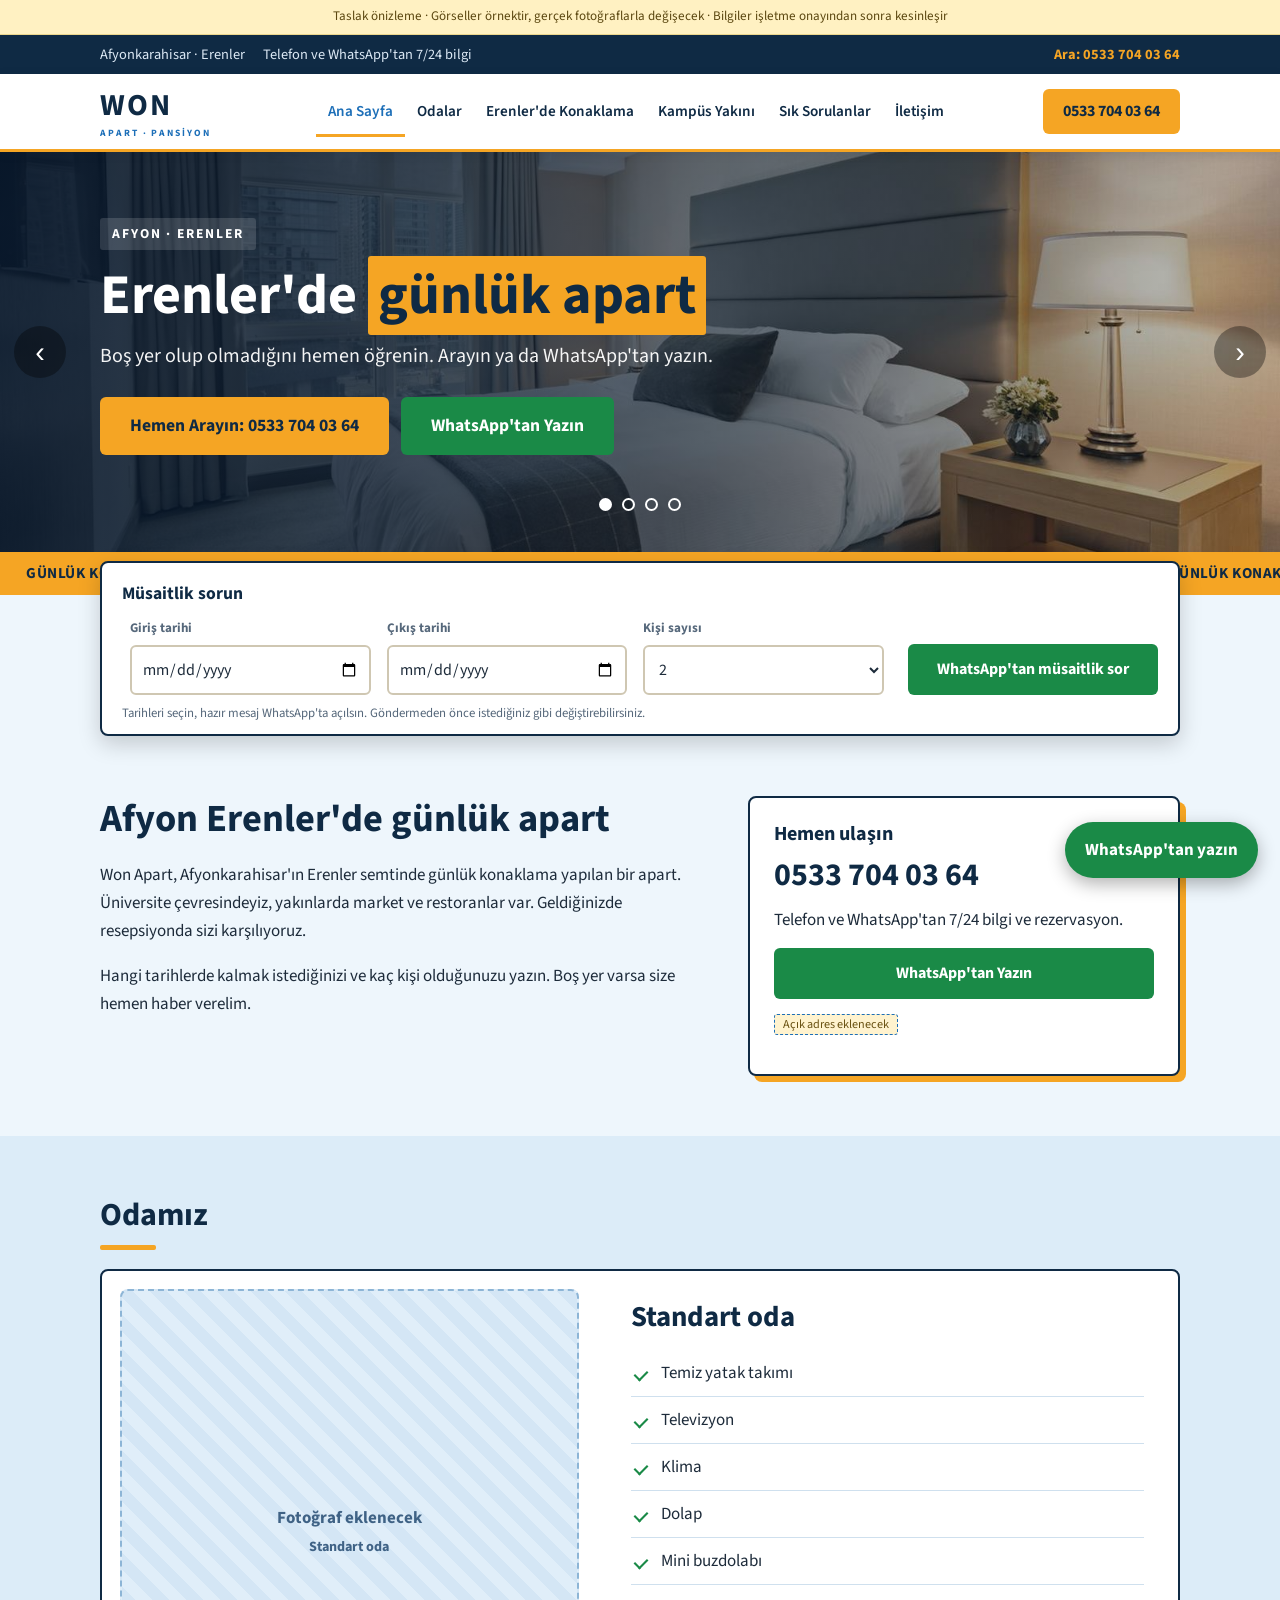
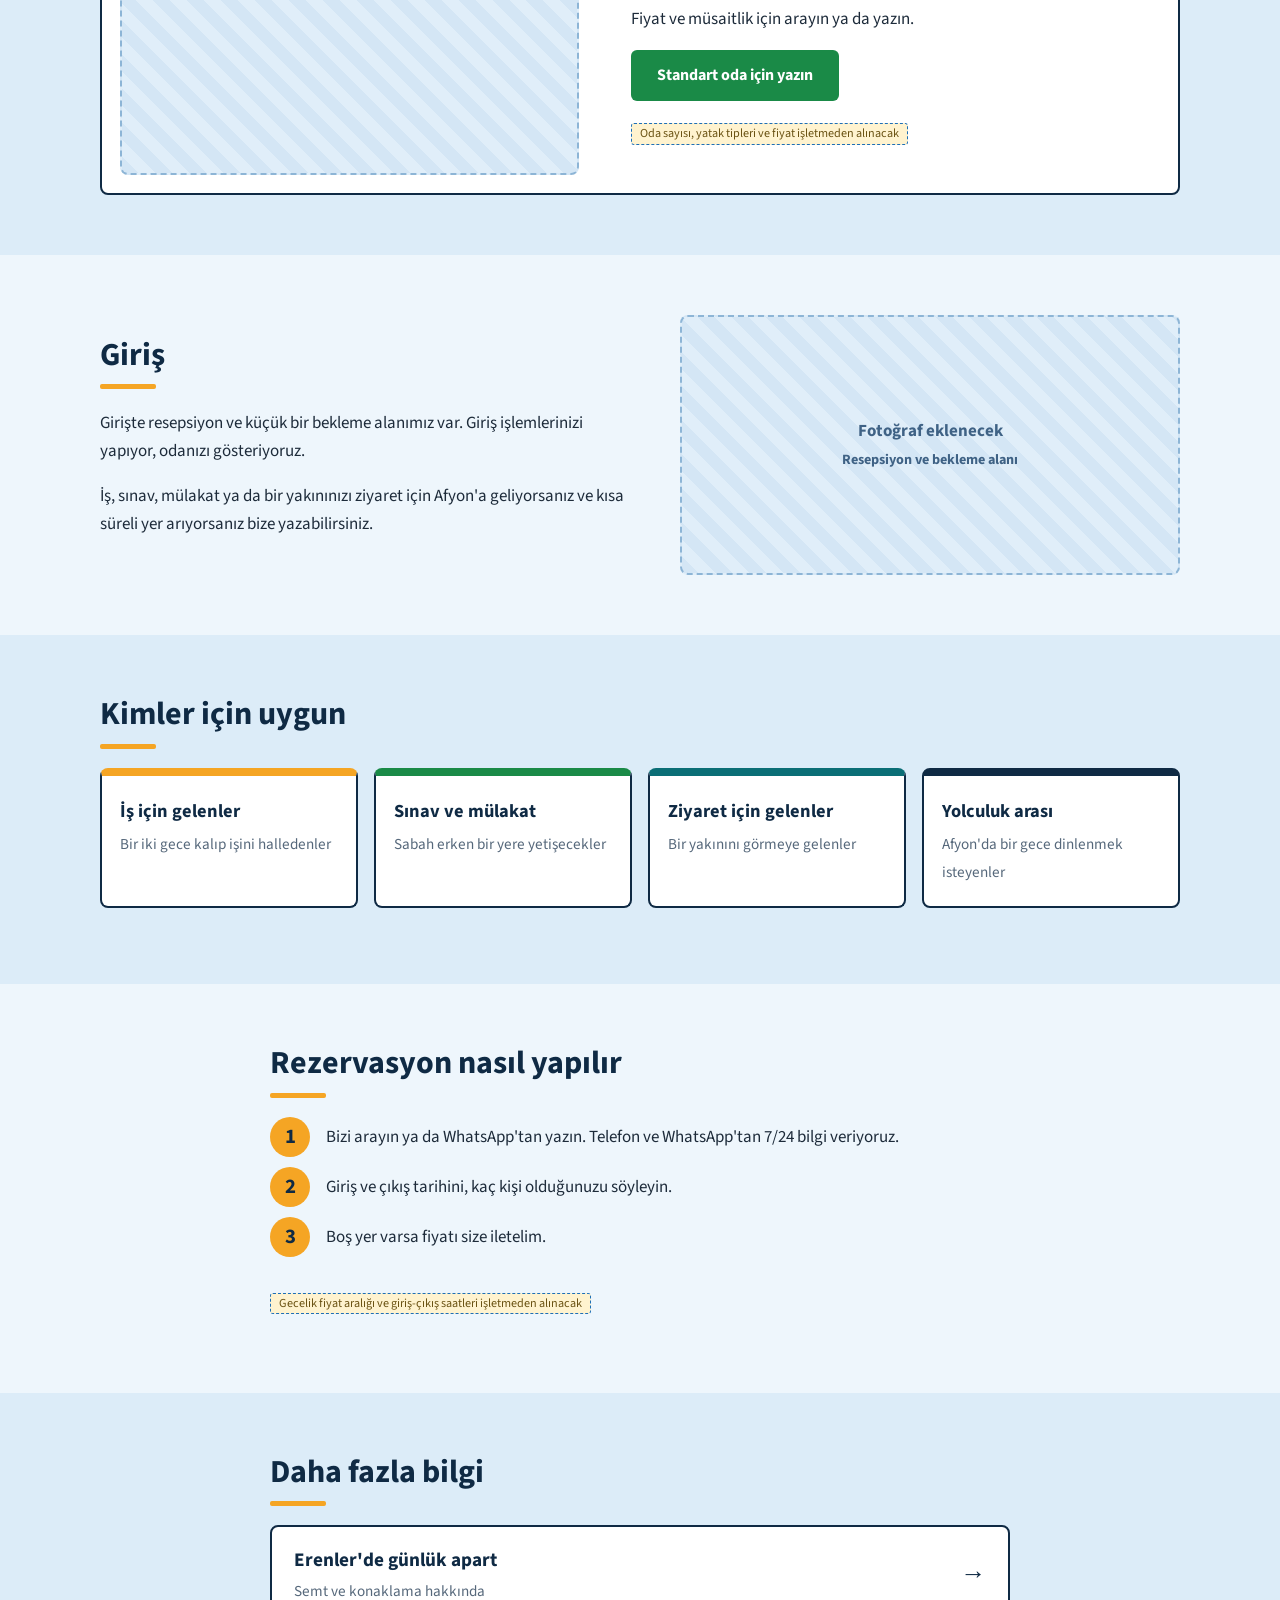
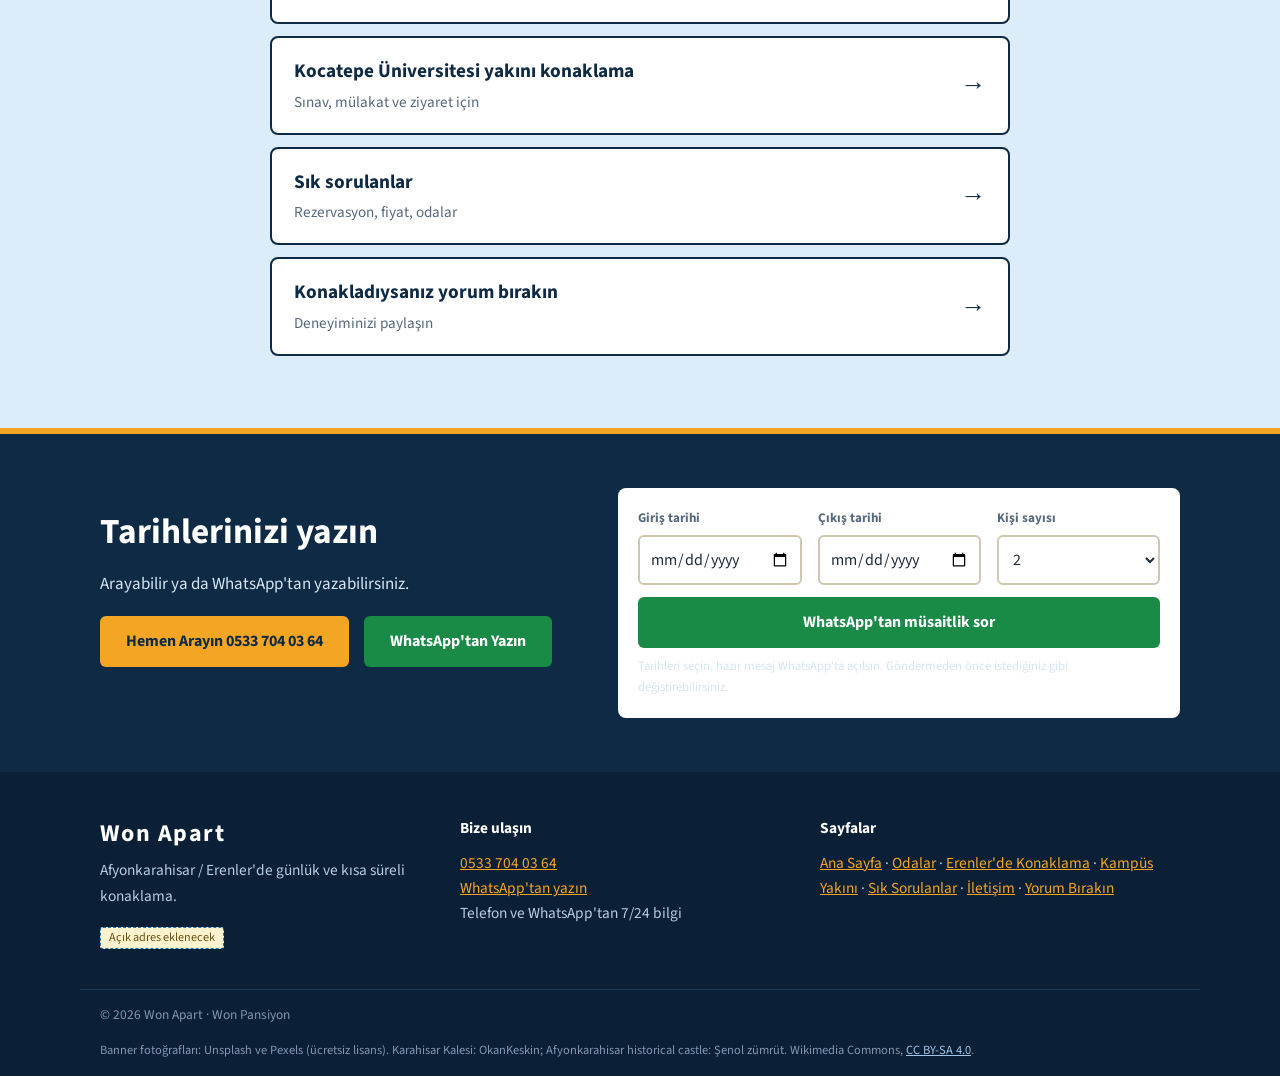
<file: index.html>
<!doctype html>
<html lang="tr">
<head>
<meta charset="utf-8">
<meta name="viewport" content="width=device-width, initial-scale=1">
<title>Won Apart | Afyon Erenler Günlük Apart ve Pansiyon</title>
<meta name="description" content="Afyonkarahisar Erenler'de günlük apart. Standart odalar, telefon ve WhatsApp'tan 7/24 bilgi. Won Apart'a yazın, müsaitliği söyleyelim.">
<meta name="robots" content="noindex, nofollow">
<meta property="og:type" content="website">
<meta property="og:locale" content="tr_TR">
<meta property="og:site_name" content="Won Apart">
<meta property="og:title" content="Won Apart | Afyon Erenler Günlük Apart ve Pansiyon">
<meta property="og:description" content="Afyonkarahisar Erenler'de günlük apart. Standart odalar, telefon ve WhatsApp'tan 7/24 bilgi. Won Apart'a yazın, müsaitliği söyleyelim.">
<meta property="og:url" content="https://afyongunlukapart.com.tr/">
<meta name="theme-color" content="#1c1712">
<link rel="stylesheet" href="css/fonts.css">
<link rel="stylesheet" href="css/style.css">
<script type="application/ld+json">{"@context": "https://schema.org", "@type": "LodgingBusiness", "@id": "https://afyongunlukapart.com.tr/#isletme", "name": "Won Apart", "alternateName": "Won Pansiyon", "url": "https://afyongunlukapart.com.tr/", "telephone": "+905337040364", "description": "Afyonkarahisar Erenler'de günlük ve kısa süreli konaklama sunan Won Apart; temiz standart odalar, telefon ve WhatsApp ile 7/24 bilgi.", "address": {"@type": "PostalAddress", "addressLocality": "Afyonkarahisar", "addressRegion": "Afyonkarahisar", "addressCountry": "TR"}, "areaServed": "Afyonkarahisar Erenler", "amenityFeature": [{"@type": "LocationFeatureSpecification", "name": "Klima", "value": true}, {"@type": "LocationFeatureSpecification", "name": "Televizyon", "value": true}, {"@type": "LocationFeatureSpecification", "name": "Mini buzdolabı", "value": true}], "contactPoint": {"@type": "ContactPoint", "telephone": "+905337040364", "contactType": "reservations", "availableLanguage": "Turkish"}}</script>
</head>
<body>
<div class="ribbon">Taslak önizleme · Görseller örnektir, gerçek fotoğraflarla değişecek · Bilgiler işletme onayından sonra kesinleşir</div>
<div class="infobar"><div class="container infobar-in"><div><span>Afyonkarahisar · Erenler</span><span>Telefon ve WhatsApp'tan 7/24 bilgi</span></div><a href="tel:+905337040364" data-olay="ara">Ara: 0533 704 03 64</a></div></div>
<header class="top">
  <div class="container top-in">
    <a class="brand" href="index.html" aria-label="Won Apart ana sayfa"><span class="wm">WON</span><span class="wm-sub">APART · PANSİYON</span></a>
    <button class="menu-btn" type="button" aria-expanded="false" aria-controls="nav">Menü</button>
    <nav id="nav" class="nav" aria-label="Ana menü"><a href="index.html" class="on" aria-current="page">Ana Sayfa</a><a href="odalar.html">Odalar</a><a href="erenler-gunluk-apart.html">Erenler'de Konaklama</a><a href="kocatepe-universitesi-yakini-konaklama.html">Kampüs Yakını</a><a href="sss.html">Sık Sorulanlar</a><a href="iletisim.html">İletişim</a></nav>
    <a class="btn btn-gold top-call" href="tel:+905337040364" data-olay="ara">0533 704 03 64</a>
  </div>
</header>
<main>
<section class="banner" aria-roledescription="carousel" aria-label="Duyurular">
  <div class="slide s1 on"><div class="container">
    <span class="sl-tag">Afyon · Erenler</span>
    <div class="sl-t">Erenler'de <span class="mk">günlük apart</span></div>
    <p class="sl-p">Boş yer olup olmadığını hemen öğrenin. Arayın ya da WhatsApp'tan yazın.</p>
    <div class="sl-btns"><a class="btn btn-gold" href="tel:+905337040364" data-olay="ara">Hemen Arayın: 0533 704 03 64</a><a class="btn btn-wa" href="https://wa.me/905337040364?text=Merhaba%2C%20Won%20Apart%20i%C3%A7in%20m%C3%BCsaitlik%20bilgisi%20almak%20istiyorum." data-olay="whatsapp">WhatsApp'tan Yazın</a></div>
  </div></div>
  <div class="slide s2"><div class="container">
    <span class="sl-tag">Bir iki gece için</span>
    <div class="sl-t">Sınav, mülakat, <span class="mk">ziyaret</span> için yer mi arıyorsunuz?</div>
    <p class="sl-p">Kısa süreli konaklama için tarihinizi yazın, boş yeri söyleyelim.</p>
    <div class="sl-btns"><a class="btn btn-gold" href="https://wa.me/905337040364?text=Merhaba%2C%20Won%20Apart%20i%C3%A7in%20m%C3%BCsaitlik%20bilgisi%20almak%20istiyorum." data-olay="whatsapp">WhatsApp'tan Sorun</a></div>
  </div></div>
  <div class="slide s3"><div class="container">
    <span class="sl-tag">Kampüs çevresi</span>
    <div class="sl-t">Kocatepe Üniversitesi <span class="mk">çevresinde</span> konaklama</div>
    <p class="sl-p">Erenler'de günlük kalabileceğiniz odalarımız var.</p>
    <div class="sl-btns"><a class="btn btn-white" href="kocatepe-universitesi-yakini-konaklama.html">Ayrıntılar</a><a class="btn btn-gold" href="tel:+905337040364" data-olay="ara">Ara: 0533 704 03 64</a></div>
  </div></div>
  <div class="slide s4"><div class="container">
    <span class="sl-tag">7/24 ulaşın</span>
    <div class="sl-t">Gece de gündüz de <span class="mk">bilgi alın</span></div>
    <p class="sl-p">Telefon ve WhatsApp'tan her saat müsaitlik ve rezervasyon bilgisi veriyoruz.</p>
    <div class="sl-btns"><a class="btn btn-gold" href="tel:+905337040364" data-olay="ara">Hemen Arayın</a><a class="btn btn-wa" href="https://wa.me/905337040364?text=Merhaba%2C%20Won%20Apart%20i%C3%A7in%20m%C3%BCsaitlik%20bilgisi%20almak%20istiyorum." data-olay="whatsapp">WhatsApp'tan Yazın</a></div>
  </div></div>
  <button class="sl-nav sl-prev" type="button" aria-label="Önceki">&lsaquo;</button>
  <button class="sl-nav sl-next" type="button" aria-label="Sonraki">&rsaquo;</button>
  <div class="dots"></div>
</section>
<div class="ticker" aria-hidden="true"><div class="ticker-in"><span>Günlük konaklama</span><span>Afyon Erenler</span><span>7/24 telefon ve WhatsApp</span><span>Müsaitlik için arayın</span><span>Kocatepe Üniversitesi çevresi</span><span>Günlük konaklama</span><span>Afyon Erenler</span><span>7/24 telefon ve WhatsApp</span><span>Müsaitlik için arayın</span><span>Kocatepe Üniversitesi çevresi</span></div></div>
<div class="container bookbar-wrap"><div class="bookbar"><p class="bookbar-t">Müsaitlik sorun</p><form class="rez-form" novalidate>
  <div class="rez-grid">
    <label>Giriş tarihi<input type="date" name="giris"></label>
    <label>Çıkış tarihi<input type="date" name="cikis"></label>
    <label>Kişi sayısı<select name="kisi"><option>1</option><option selected>2</option><option>3</option><option>4</option><option>5+</option></select></label>
  </div>
  <button type="submit" class="btn btn-wa">WhatsApp'tan müsaitlik sor</button>
  <p class="rez-not">Tarihleri seçin, hazır mesaj WhatsApp'ta açılsın. Göndermeden önce istediğiniz gibi değiştirebilirsiniz.</p>
</form></div></div>

<section class="sec"><div class="container welcome">
  <div class="welcome-t">
    <h1>Afyon Erenler'de günlük apart</h1>
    <p>Won Apart, Afyonkarahisar'ın Erenler semtinde günlük konaklama yapılan bir apart. Üniversite çevresindeyiz, yakınlarda market ve restoranlar var. Geldiğinizde resepsiyonda sizi karşılıyoruz.</p>
    <p>Hangi tarihlerde kalmak istediğinizi ve kaç kişi olduğunuzu yazın. Boş yer varsa size hemen haber verelim.</p>
  </div>
  <div class="infobox">
    <h3>Hemen ulaşın</h3>
    <a class="big" href="tel:+905337040364" data-olay="ara">0533 704 03 64</a>
    <p>Telefon ve WhatsApp'tan 7/24 bilgi ve rezervasyon.</p>
    <a class="btn btn-wa" href="https://wa.me/905337040364?text=Merhaba%2C%20Won%20Apart%20i%C3%A7in%20m%C3%BCsaitlik%20bilgisi%20almak%20istiyorum." data-olay="whatsapp">WhatsApp'tan Yazın</a>
    <p><span class="todo">Açık adres eklenecek</span></p>
  </div>
</div></section>

<section class="sec alt"><div class="container">
  <h2 class="sec-t">Odamız</h2>
  <div class="room">
    <div class="room-img"><div class="ph" role="img" aria-label="Standart oda: yatak, klima, televizyon, dolap ve mini buzdolabı"><span>Fotoğraf eklenecek<br><small>Standart oda</small></span></div></div>
    <div class="room-t">
      <h2>Standart oda</h2>
      <ul class="spec">
        <li>Temiz yatak takımı</li>
        <li>Televizyon</li>
        <li>Klima</li>
        <li>Dolap</li>
        <li>Mini buzdolabı</li>
      </ul>
      <p>Fiyat ve müsaitlik için arayın ya da yazın.</p>
      <p><a class="btn btn-wa" href="https://wa.me/905337040364?text=Merhaba%2C%20Won%20Apart%20standart%20oda%20i%C3%A7in%20m%C3%BCsaitlik%20bilgisi%20almak%20istiyorum." data-olay="whatsapp">Standart oda için yazın</a></p>
      <p class="todo-line"><span class="todo">Oda sayısı, yatak tipleri ve fiyat işletmeden alınacak</span></p>
    </div>
  </div>
</div></section>

<section class="sec"><div class="container split rev">
  <div class="split-img"><div class="ph" role="img" aria-label="Resepsiyon ve bekleme alanı"><span>Fotoğraf eklenecek<br><small>Resepsiyon ve bekleme alanı</small></span></div></div>
  <div class="split-txt">
    <h2 class="sec-t">Giriş</h2>
    <p>Girişte resepsiyon ve küçük bir bekleme alanımız var. Giriş işlemlerinizi yapıyor, odanızı gösteriyoruz.</p>
    <p>İş, sınav, mülakat ya da bir yakınınızı ziyaret için Afyon'a geliyorsanız ve kısa süreli yer arıyorsanız bize yazabilirsiniz.</p>
  </div>
</div></section>

<section class="sec alt"><div class="container">
  <h2 class="sec-t">Kimler için uygun</h2>
  <div class="tiles">
    <div class="tile"><strong>İş için gelenler</strong><span>Bir iki gece kalıp işini halledenler</span></div>
    <div class="tile"><strong>Sınav ve mülakat</strong><span>Sabah erken bir yere yetişecekler</span></div>
    <div class="tile"><strong>Ziyaret için gelenler</strong><span>Bir yakınını görmeye gelenler</span></div>
    <div class="tile"><strong>Yolculuk arası</strong><span>Afyon'da bir gece dinlenmek isteyenler</span></div>
  </div>
</div></section>

<section class="sec"><div class="container narrow">
  <h2 class="sec-t">Rezervasyon nasıl yapılır</h2>
  <ol class="steps">
    <li>Bizi arayın ya da WhatsApp'tan yazın. Telefon ve WhatsApp'tan 7/24 bilgi veriyoruz.</li>
    <li>Giriş ve çıkış tarihini, kaç kişi olduğunuzu söyleyin.</li>
    <li>Boş yer varsa fiyatı size iletelim.</li>
  </ol>
  <p class="todo-line"><span class="todo">Gecelik fiyat aralığı ve giriş-çıkış saatleri işletmeden alınacak</span></p>
</div></section>

<section class="sec alt"><div class="container narrow jump">
  <h2 class="sec-t">Daha fazla bilgi</h2>
  <a href="erenler-gunluk-apart.html"><div>Erenler'de günlük apart<small>Semt ve konaklama hakkında</small></div><span>&rarr;</span></a>
  <a href="kocatepe-universitesi-yakini-konaklama.html"><div>Kocatepe Üniversitesi yakını konaklama<small>Sınav, mülakat ve ziyaret için</small></div><span>&rarr;</span></a>
  <a href="sss.html"><div>Sık sorulanlar<small>Rezervasyon, fiyat, odalar</small></div><span>&rarr;</span></a>
  <a href="yorum.html"><div>Konakladıysanız yorum bırakın<small>Deneyiminizi paylaşın</small></div><span>&rarr;</span></a>
</div></section>
<section class="band"><div class="container band-in">
  <div><h2>Tarihlerinizi yazın</h2><p>Arayabilir ya da WhatsApp'tan yazabilirsiniz.</p>
  <p class="band-btns"><a class="btn btn-gold" href="tel:+905337040364" data-olay="ara">Hemen Arayın 0533 704 03 64</a> <a class="btn btn-wa" href="https://wa.me/905337040364?text=Merhaba%2C%20Won%20Apart%20i%C3%A7in%20m%C3%BCsaitlik%20bilgisi%20almak%20istiyorum." data-olay="whatsapp">WhatsApp'tan Yazın</a></p></div>
  <div class="band-form"><form class="rez-form compact" novalidate>
  <div class="rez-grid">
    <label>Giriş tarihi<input type="date" name="giris"></label>
    <label>Çıkış tarihi<input type="date" name="cikis"></label>
    <label>Kişi sayısı<select name="kisi"><option>1</option><option selected>2</option><option>3</option><option>4</option><option>5+</option></select></label>
  </div>
  <button type="submit" class="btn btn-wa">WhatsApp'tan müsaitlik sor</button>
  <p class="rez-not">Tarihleri seçin, hazır mesaj WhatsApp'ta açılsın. Göndermeden önce istediğiniz gibi değiştirebilirsiniz.</p>
</form></div>
</div></section>
</main>
<footer class="foot">
  <div class="container foot-in">
    <div>
      <p class="foot-brand">Won Apart</p>
      <p>Afyonkarahisar / Erenler'de günlük ve kısa süreli konaklama.</p>
      <p><span class="todo">Açık adres eklenecek</span></p>
    </div>
    <div>
      <p class="foot-h">Bize ulaşın</p>
      <p><a href="tel:+905337040364">0533 704 03 64</a><br><a href="https://wa.me/905337040364?text=Merhaba%2C%20Won%20Apart%20i%C3%A7in%20m%C3%BCsaitlik%20bilgisi%20almak%20istiyorum.">WhatsApp'tan yazın</a><br>Telefon ve WhatsApp'tan 7/24 bilgi</p>
    </div>
    <div>
      <p class="foot-h">Sayfalar</p>
      <p><a href="index.html">Ana Sayfa</a> · <a href="odalar.html">Odalar</a> · <a href="erenler-gunluk-apart.html">Erenler'de Konaklama</a> · <a href="kocatepe-universitesi-yakini-konaklama.html">Kampüs Yakını</a> · <a href="sss.html">Sık Sorulanlar</a> · <a href="iletisim.html">İletişim</a> · <a href="yorum.html">Yorum Bırakın</a></p>
    </div>
  </div>
  <div class="container foot-alt"><p>© 2026 Won Apart · Won Pansiyon</p><p class="foot-foto">Banner fotoğrafları: Unsplash ve Pexels (ücretsiz lisans). Karahisar Kalesi: OkanKeskin; Afyonkarahisar historical castle: Şenol zümrüt. Wikimedia Commons, <a href="https://creativecommons.org/licenses/by-sa/4.0/deed.tr">CC BY-SA 4.0</a>.</p></div>
</footer>
<a class="fab" href="https://wa.me/905337040364?text=Merhaba%2C%20Won%20Apart%20i%C3%A7in%20m%C3%BCsaitlik%20bilgisi%20almak%20istiyorum." data-olay="whatsapp">WhatsApp'tan yazın</a>
<div class="mbar" role="group" aria-label="Hızlı iletişim"><a class="mbar-a" href="tel:+905337040364" data-olay="ara">Ara<small>0533 704 03 64</small></a><a class="mbar-w" href="https://wa.me/905337040364?text=Merhaba%2C%20Won%20Apart%20i%C3%A7in%20m%C3%BCsaitlik%20bilgisi%20almak%20istiyorum." data-olay="whatsapp">WhatsApp<small>Yazın</small></a></div>
<script src="js/main.js"></script>
</body>
</html>
</file>
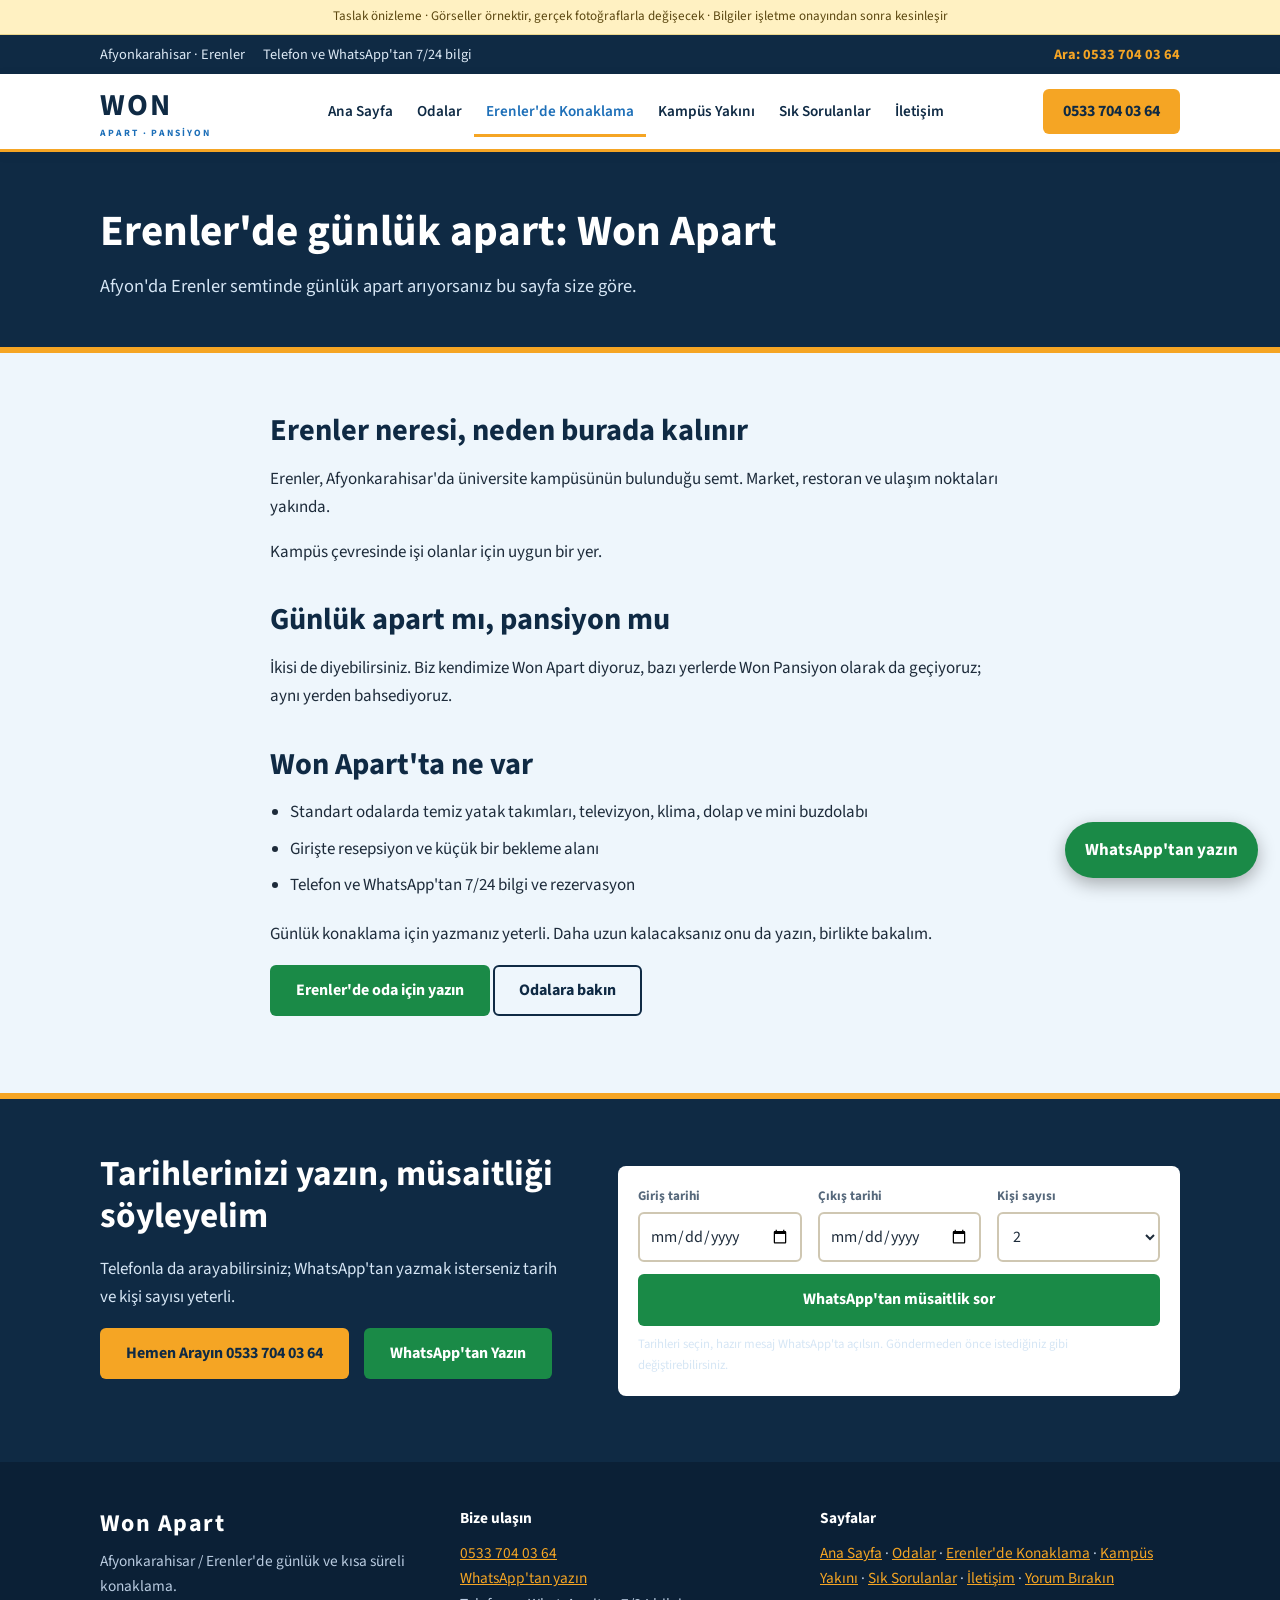
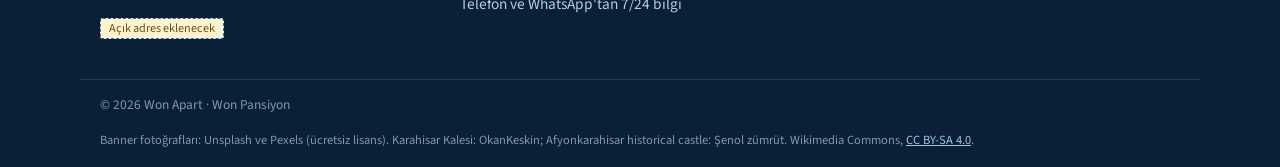
<file: erenler-gunluk-apart.html>
<!doctype html>
<html lang="tr">
<head>
<meta charset="utf-8">
<meta name="viewport" content="width=device-width, initial-scale=1">
<title>Erenler Günlük Apart | Won Apart Afyonkarahisar</title>
<meta name="description" content="Afyon Erenler'de günlük apart arıyorsanız Won Apart: temiz odalar, market ve restoranlara yakın konum, telefon ve WhatsApp'tan 7/24 bilgi.">
<meta name="robots" content="noindex, nofollow">
<meta property="og:type" content="website">
<meta property="og:locale" content="tr_TR">
<meta property="og:site_name" content="Won Apart">
<meta property="og:title" content="Erenler Günlük Apart | Won Apart Afyonkarahisar">
<meta property="og:description" content="Afyon Erenler'de günlük apart arıyorsanız Won Apart: temiz odalar, market ve restoranlara yakın konum, telefon ve WhatsApp'tan 7/24 bilgi.">
<meta property="og:url" content="https://afyongunlukapart.com.tr/erenler-gunluk-apart.html">
<meta name="theme-color" content="#1c1712">
<link rel="stylesheet" href="css/fonts.css">
<link rel="stylesheet" href="css/style.css">
<script type="application/ld+json">{"@context": "https://schema.org", "@type": "LodgingBusiness", "@id": "https://afyongunlukapart.com.tr/#isletme", "name": "Won Apart", "alternateName": "Won Pansiyon", "url": "https://afyongunlukapart.com.tr/", "telephone": "+905337040364", "description": "Afyonkarahisar Erenler'de günlük ve kısa süreli konaklama sunan Won Apart; temiz standart odalar, telefon ve WhatsApp ile 7/24 bilgi.", "address": {"@type": "PostalAddress", "addressLocality": "Afyonkarahisar", "addressRegion": "Afyonkarahisar", "addressCountry": "TR"}, "areaServed": "Afyonkarahisar Erenler", "amenityFeature": [{"@type": "LocationFeatureSpecification", "name": "Klima", "value": true}, {"@type": "LocationFeatureSpecification", "name": "Televizyon", "value": true}, {"@type": "LocationFeatureSpecification", "name": "Mini buzdolabı", "value": true}], "contactPoint": {"@type": "ContactPoint", "telephone": "+905337040364", "contactType": "reservations", "availableLanguage": "Turkish"}}</script>
</head>
<body>
<div class="ribbon">Taslak önizleme · Görseller örnektir, gerçek fotoğraflarla değişecek · Bilgiler işletme onayından sonra kesinleşir</div>
<div class="infobar"><div class="container infobar-in"><div><span>Afyonkarahisar · Erenler</span><span>Telefon ve WhatsApp'tan 7/24 bilgi</span></div><a href="tel:+905337040364" data-olay="ara">Ara: 0533 704 03 64</a></div></div>
<header class="top">
  <div class="container top-in">
    <a class="brand" href="index.html" aria-label="Won Apart ana sayfa"><span class="wm">WON</span><span class="wm-sub">APART · PANSİYON</span></a>
    <button class="menu-btn" type="button" aria-expanded="false" aria-controls="nav">Menü</button>
    <nav id="nav" class="nav" aria-label="Ana menü"><a href="index.html">Ana Sayfa</a><a href="odalar.html">Odalar</a><a href="erenler-gunluk-apart.html" class="on" aria-current="page">Erenler'de Konaklama</a><a href="kocatepe-universitesi-yakini-konaklama.html">Kampüs Yakını</a><a href="sss.html">Sık Sorulanlar</a><a href="iletisim.html">İletişim</a></nav>
    <a class="btn btn-gold top-call" href="tel:+905337040364" data-olay="ara">0533 704 03 64</a>
  </div>
</header>
<main>
<section class="pagehead"><div class="container"><h1>Erenler'de günlük apart: Won Apart</h1><p class="lead">Afyon'da Erenler semtinde günlük apart arıyorsanız bu sayfa size göre.</p></div></section>
<section class="sec"><div class="container narrow">
  <h2>Erenler neresi, neden burada kalınır</h2>
  <p>Erenler, Afyonkarahisar'da üniversite kampüsünün bulunduğu semt. Market, restoran ve ulaşım noktaları yakında.</p>
  <p>Kampüs çevresinde işi olanlar için uygun bir yer.</p>
  <h2>Günlük apart mı, pansiyon mu</h2>
  <p>İkisi de diyebilirsiniz. Biz kendimize Won Apart diyoruz, bazı yerlerde Won Pansiyon olarak da geçiyoruz; aynı yerden bahsediyoruz.</p>
  <h2>Won Apart'ta ne var</h2>
  <ul class="plain">
    <li>Standart odalarda temiz yatak takımları, televizyon, klima, dolap ve mini buzdolabı</li>
    <li>Girişte resepsiyon ve küçük bir bekleme alanı</li>
    <li>Telefon ve WhatsApp'tan 7/24 bilgi ve rezervasyon</li>
  </ul>
  <p>Günlük konaklama için yazmanız yeterli. Daha uzun kalacaksanız onu da yazın, birlikte bakalım.</p>
  <p><a class="btn btn-wa" href="https://wa.me/905337040364?text=Merhaba%2C%20Erenler%27de%20g%C3%BCnl%C3%BCk%20konaklama%20i%C3%A7in%20Won%20Apart%27tan%20m%C3%BCsaitlik%20bilgisi%20almak%20istiyorum." data-olay="whatsapp">Erenler'de oda için yazın</a> <a class="btn btn-line" href="odalar.html">Odalara bakın</a></p>
</div></section>
<section class="band"><div class="container band-in">
  <div><h2>Tarihlerinizi yazın, müsaitliği söyleyelim</h2><p>Telefonla da arayabilirsiniz; WhatsApp'tan yazmak isterseniz tarih ve kişi sayısı yeterli.</p>
  <p class="band-btns"><a class="btn btn-gold" href="tel:+905337040364" data-olay="ara">Hemen Arayın 0533 704 03 64</a> <a class="btn btn-wa" href="https://wa.me/905337040364?text=Merhaba%2C%20Won%20Apart%20i%C3%A7in%20m%C3%BCsaitlik%20bilgisi%20almak%20istiyorum." data-olay="whatsapp">WhatsApp'tan Yazın</a></p></div>
  <div class="band-form"><form class="rez-form compact" novalidate>
  <div class="rez-grid">
    <label>Giriş tarihi<input type="date" name="giris"></label>
    <label>Çıkış tarihi<input type="date" name="cikis"></label>
    <label>Kişi sayısı<select name="kisi"><option>1</option><option selected>2</option><option>3</option><option>4</option><option>5+</option></select></label>
  </div>
  <button type="submit" class="btn btn-wa">WhatsApp'tan müsaitlik sor</button>
  <p class="rez-not">Tarihleri seçin, hazır mesaj WhatsApp'ta açılsın. Göndermeden önce istediğiniz gibi değiştirebilirsiniz.</p>
</form></div>
</div></section>
</main>
<footer class="foot">
  <div class="container foot-in">
    <div>
      <p class="foot-brand">Won Apart</p>
      <p>Afyonkarahisar / Erenler'de günlük ve kısa süreli konaklama.</p>
      <p><span class="todo">Açık adres eklenecek</span></p>
    </div>
    <div>
      <p class="foot-h">Bize ulaşın</p>
      <p><a href="tel:+905337040364">0533 704 03 64</a><br><a href="https://wa.me/905337040364?text=Merhaba%2C%20Won%20Apart%20i%C3%A7in%20m%C3%BCsaitlik%20bilgisi%20almak%20istiyorum.">WhatsApp'tan yazın</a><br>Telefon ve WhatsApp'tan 7/24 bilgi</p>
    </div>
    <div>
      <p class="foot-h">Sayfalar</p>
      <p><a href="index.html">Ana Sayfa</a> · <a href="odalar.html">Odalar</a> · <a href="erenler-gunluk-apart.html">Erenler'de Konaklama</a> · <a href="kocatepe-universitesi-yakini-konaklama.html">Kampüs Yakını</a> · <a href="sss.html">Sık Sorulanlar</a> · <a href="iletisim.html">İletişim</a> · <a href="yorum.html">Yorum Bırakın</a></p>
    </div>
  </div>
  <div class="container foot-alt"><p>© 2026 Won Apart · Won Pansiyon</p><p class="foot-foto">Banner fotoğrafları: Unsplash ve Pexels (ücretsiz lisans). Karahisar Kalesi: OkanKeskin; Afyonkarahisar historical castle: Şenol zümrüt. Wikimedia Commons, <a href="https://creativecommons.org/licenses/by-sa/4.0/deed.tr">CC BY-SA 4.0</a>.</p></div>
</footer>
<a class="fab" href="https://wa.me/905337040364?text=Merhaba%2C%20Won%20Apart%20i%C3%A7in%20m%C3%BCsaitlik%20bilgisi%20almak%20istiyorum." data-olay="whatsapp">WhatsApp'tan yazın</a>
<div class="mbar" role="group" aria-label="Hızlı iletişim"><a class="mbar-a" href="tel:+905337040364" data-olay="ara">Ara<small>0533 704 03 64</small></a><a class="mbar-w" href="https://wa.me/905337040364?text=Merhaba%2C%20Won%20Apart%20i%C3%A7in%20m%C3%BCsaitlik%20bilgisi%20almak%20istiyorum." data-olay="whatsapp">WhatsApp<small>Yazın</small></a></div>
<script src="js/main.js"></script>
</body>
</html>
</file>
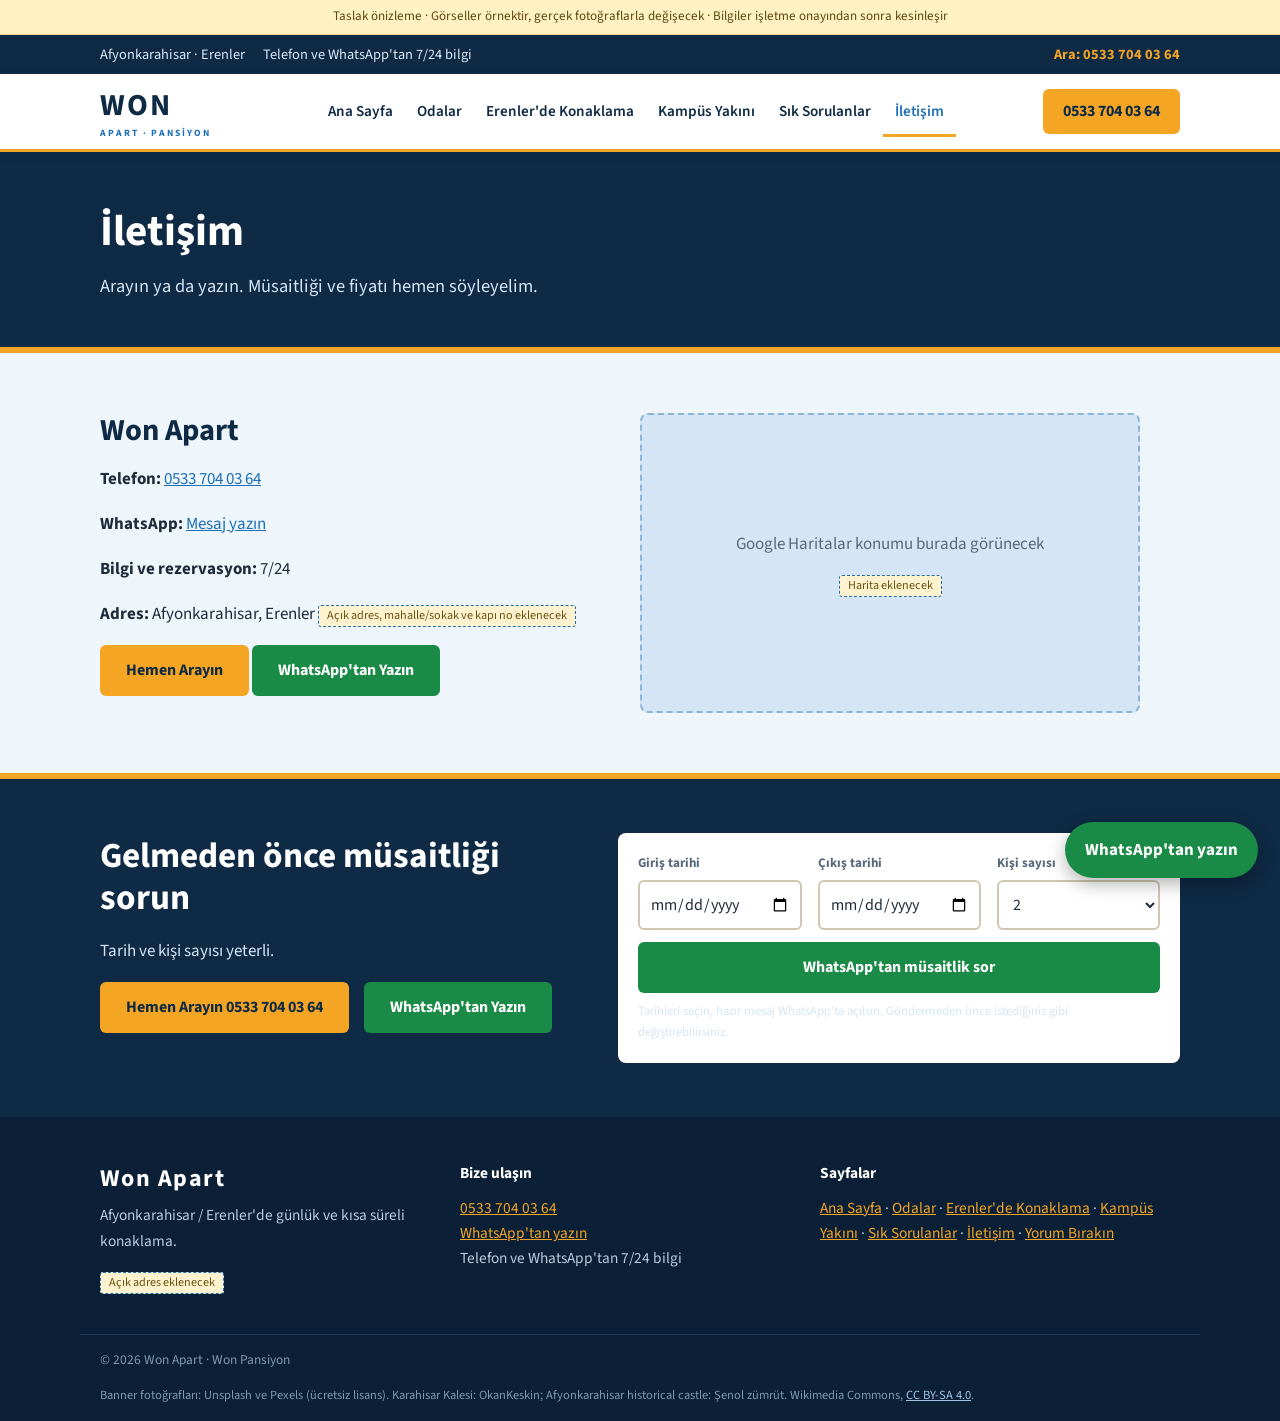
<file: iletisim.html>
<!doctype html>
<html lang="tr">
<head>
<meta charset="utf-8">
<meta name="viewport" content="width=device-width, initial-scale=1">
<title>İletişim | Won Apart Afyon Erenler Günlük Apart</title>
<meta name="description" content="Won Apart iletişim: 0533 704 03 64. Afyonkarahisar Erenler. Telefon ve WhatsApp'tan 7/24 bilgi ve rezervasyon.">
<meta name="robots" content="noindex, nofollow">
<meta property="og:type" content="website">
<meta property="og:locale" content="tr_TR">
<meta property="og:site_name" content="Won Apart">
<meta property="og:title" content="İletişim | Won Apart Afyon Erenler Günlük Apart">
<meta property="og:description" content="Won Apart iletişim: 0533 704 03 64. Afyonkarahisar Erenler. Telefon ve WhatsApp'tan 7/24 bilgi ve rezervasyon.">
<meta property="og:url" content="https://afyongunlukapart.com.tr/iletisim.html">
<meta name="theme-color" content="#1c1712">
<link rel="stylesheet" href="css/fonts.css">
<link rel="stylesheet" href="css/style.css">
<script type="application/ld+json">{"@context": "https://schema.org", "@type": "LodgingBusiness", "@id": "https://afyongunlukapart.com.tr/#isletme", "name": "Won Apart", "alternateName": "Won Pansiyon", "url": "https://afyongunlukapart.com.tr/", "telephone": "+905337040364", "description": "Afyonkarahisar Erenler'de günlük ve kısa süreli konaklama sunan Won Apart; temiz standart odalar, telefon ve WhatsApp ile 7/24 bilgi.", "address": {"@type": "PostalAddress", "addressLocality": "Afyonkarahisar", "addressRegion": "Afyonkarahisar", "addressCountry": "TR"}, "areaServed": "Afyonkarahisar Erenler", "amenityFeature": [{"@type": "LocationFeatureSpecification", "name": "Klima", "value": true}, {"@type": "LocationFeatureSpecification", "name": "Televizyon", "value": true}, {"@type": "LocationFeatureSpecification", "name": "Mini buzdolabı", "value": true}], "contactPoint": {"@type": "ContactPoint", "telephone": "+905337040364", "contactType": "reservations", "availableLanguage": "Turkish"}}</script>
</head>
<body>
<div class="ribbon">Taslak önizleme · Görseller örnektir, gerçek fotoğraflarla değişecek · Bilgiler işletme onayından sonra kesinleşir</div>
<div class="infobar"><div class="container infobar-in"><div><span>Afyonkarahisar · Erenler</span><span>Telefon ve WhatsApp'tan 7/24 bilgi</span></div><a href="tel:+905337040364" data-olay="ara">Ara: 0533 704 03 64</a></div></div>
<header class="top">
  <div class="container top-in">
    <a class="brand" href="index.html" aria-label="Won Apart ana sayfa"><span class="wm">WON</span><span class="wm-sub">APART · PANSİYON</span></a>
    <button class="menu-btn" type="button" aria-expanded="false" aria-controls="nav">Menü</button>
    <nav id="nav" class="nav" aria-label="Ana menü"><a href="index.html">Ana Sayfa</a><a href="odalar.html">Odalar</a><a href="erenler-gunluk-apart.html">Erenler'de Konaklama</a><a href="kocatepe-universitesi-yakini-konaklama.html">Kampüs Yakını</a><a href="sss.html">Sık Sorulanlar</a><a href="iletisim.html" class="on" aria-current="page">İletişim</a></nav>
    <a class="btn btn-gold top-call" href="tel:+905337040364" data-olay="ara">0533 704 03 64</a>
  </div>
</header>
<main>
<section class="pagehead"><div class="container"><h1>İletişim</h1><p class="lead">Arayın ya da yazın. Müsaitliği ve fiyatı hemen söyleyelim.</p></div></section>
<section class="sec"><div class="container split">
  <div class="split-txt">
    <h2>Won Apart</h2>
    <p><strong>Telefon:</strong> <a href="tel:+905337040364" data-olay="ara">0533 704 03 64</a></p>
    <p><strong>WhatsApp:</strong> <a href="https://wa.me/905337040364?text=Merhaba%2C%20Won%20Apart%20i%C3%A7in%20m%C3%BCsaitlik%20bilgisi%20almak%20istiyorum." data-olay="whatsapp">Mesaj yazın</a></p>
    <p><strong>Bilgi ve rezervasyon:</strong> 7/24</p>
    <p><strong>Adres:</strong> Afyonkarahisar, Erenler <span class="todo">Açık adres, mahalle/sokak ve kapı no eklenecek</span></p>
    <p><a class="btn btn-gold" href="tel:+905337040364" data-olay="ara">Hemen Arayın</a> <a class="btn btn-wa" href="https://wa.me/905337040364?text=Merhaba%2C%20Won%20Apart%20i%C3%A7in%20m%C3%BCsaitlik%20bilgisi%20almak%20istiyorum." data-olay="whatsapp">WhatsApp'tan Yazın</a></p>
  </div>
  <div class="split-img"><div class="mapbox"><p>Google Haritalar konumu burada görünecek</p><span class="todo">Harita eklenecek</span></div></div>
</div></section>
<section class="band"><div class="container band-in">
  <div><h2>Gelmeden önce müsaitliği sorun</h2><p>Tarih ve kişi sayısı yeterli.</p>
  <p class="band-btns"><a class="btn btn-gold" href="tel:+905337040364" data-olay="ara">Hemen Arayın 0533 704 03 64</a> <a class="btn btn-wa" href="https://wa.me/905337040364?text=Merhaba%2C%20Won%20Apart%20i%C3%A7in%20m%C3%BCsaitlik%20bilgisi%20almak%20istiyorum." data-olay="whatsapp">WhatsApp'tan Yazın</a></p></div>
  <div class="band-form"><form class="rez-form compact" novalidate>
  <div class="rez-grid">
    <label>Giriş tarihi<input type="date" name="giris"></label>
    <label>Çıkış tarihi<input type="date" name="cikis"></label>
    <label>Kişi sayısı<select name="kisi"><option>1</option><option selected>2</option><option>3</option><option>4</option><option>5+</option></select></label>
  </div>
  <button type="submit" class="btn btn-wa">WhatsApp'tan müsaitlik sor</button>
  <p class="rez-not">Tarihleri seçin, hazır mesaj WhatsApp'ta açılsın. Göndermeden önce istediğiniz gibi değiştirebilirsiniz.</p>
</form></div>
</div></section>
</main>
<footer class="foot">
  <div class="container foot-in">
    <div>
      <p class="foot-brand">Won Apart</p>
      <p>Afyonkarahisar / Erenler'de günlük ve kısa süreli konaklama.</p>
      <p><span class="todo">Açık adres eklenecek</span></p>
    </div>
    <div>
      <p class="foot-h">Bize ulaşın</p>
      <p><a href="tel:+905337040364">0533 704 03 64</a><br><a href="https://wa.me/905337040364?text=Merhaba%2C%20Won%20Apart%20i%C3%A7in%20m%C3%BCsaitlik%20bilgisi%20almak%20istiyorum.">WhatsApp'tan yazın</a><br>Telefon ve WhatsApp'tan 7/24 bilgi</p>
    </div>
    <div>
      <p class="foot-h">Sayfalar</p>
      <p><a href="index.html">Ana Sayfa</a> · <a href="odalar.html">Odalar</a> · <a href="erenler-gunluk-apart.html">Erenler'de Konaklama</a> · <a href="kocatepe-universitesi-yakini-konaklama.html">Kampüs Yakını</a> · <a href="sss.html">Sık Sorulanlar</a> · <a href="iletisim.html">İletişim</a> · <a href="yorum.html">Yorum Bırakın</a></p>
    </div>
  </div>
  <div class="container foot-alt"><p>© 2026 Won Apart · Won Pansiyon</p><p class="foot-foto">Banner fotoğrafları: Unsplash ve Pexels (ücretsiz lisans). Karahisar Kalesi: OkanKeskin; Afyonkarahisar historical castle: Şenol zümrüt. Wikimedia Commons, <a href="https://creativecommons.org/licenses/by-sa/4.0/deed.tr">CC BY-SA 4.0</a>.</p></div>
</footer>
<a class="fab" href="https://wa.me/905337040364?text=Merhaba%2C%20Won%20Apart%20i%C3%A7in%20m%C3%BCsaitlik%20bilgisi%20almak%20istiyorum." data-olay="whatsapp">WhatsApp'tan yazın</a>
<div class="mbar" role="group" aria-label="Hızlı iletişim"><a class="mbar-a" href="tel:+905337040364" data-olay="ara">Ara<small>0533 704 03 64</small></a><a class="mbar-w" href="https://wa.me/905337040364?text=Merhaba%2C%20Won%20Apart%20i%C3%A7in%20m%C3%BCsaitlik%20bilgisi%20almak%20istiyorum." data-olay="whatsapp">WhatsApp<small>Yazın</small></a></div>
<script src="js/main.js"></script>
</body>
</html>
</file>
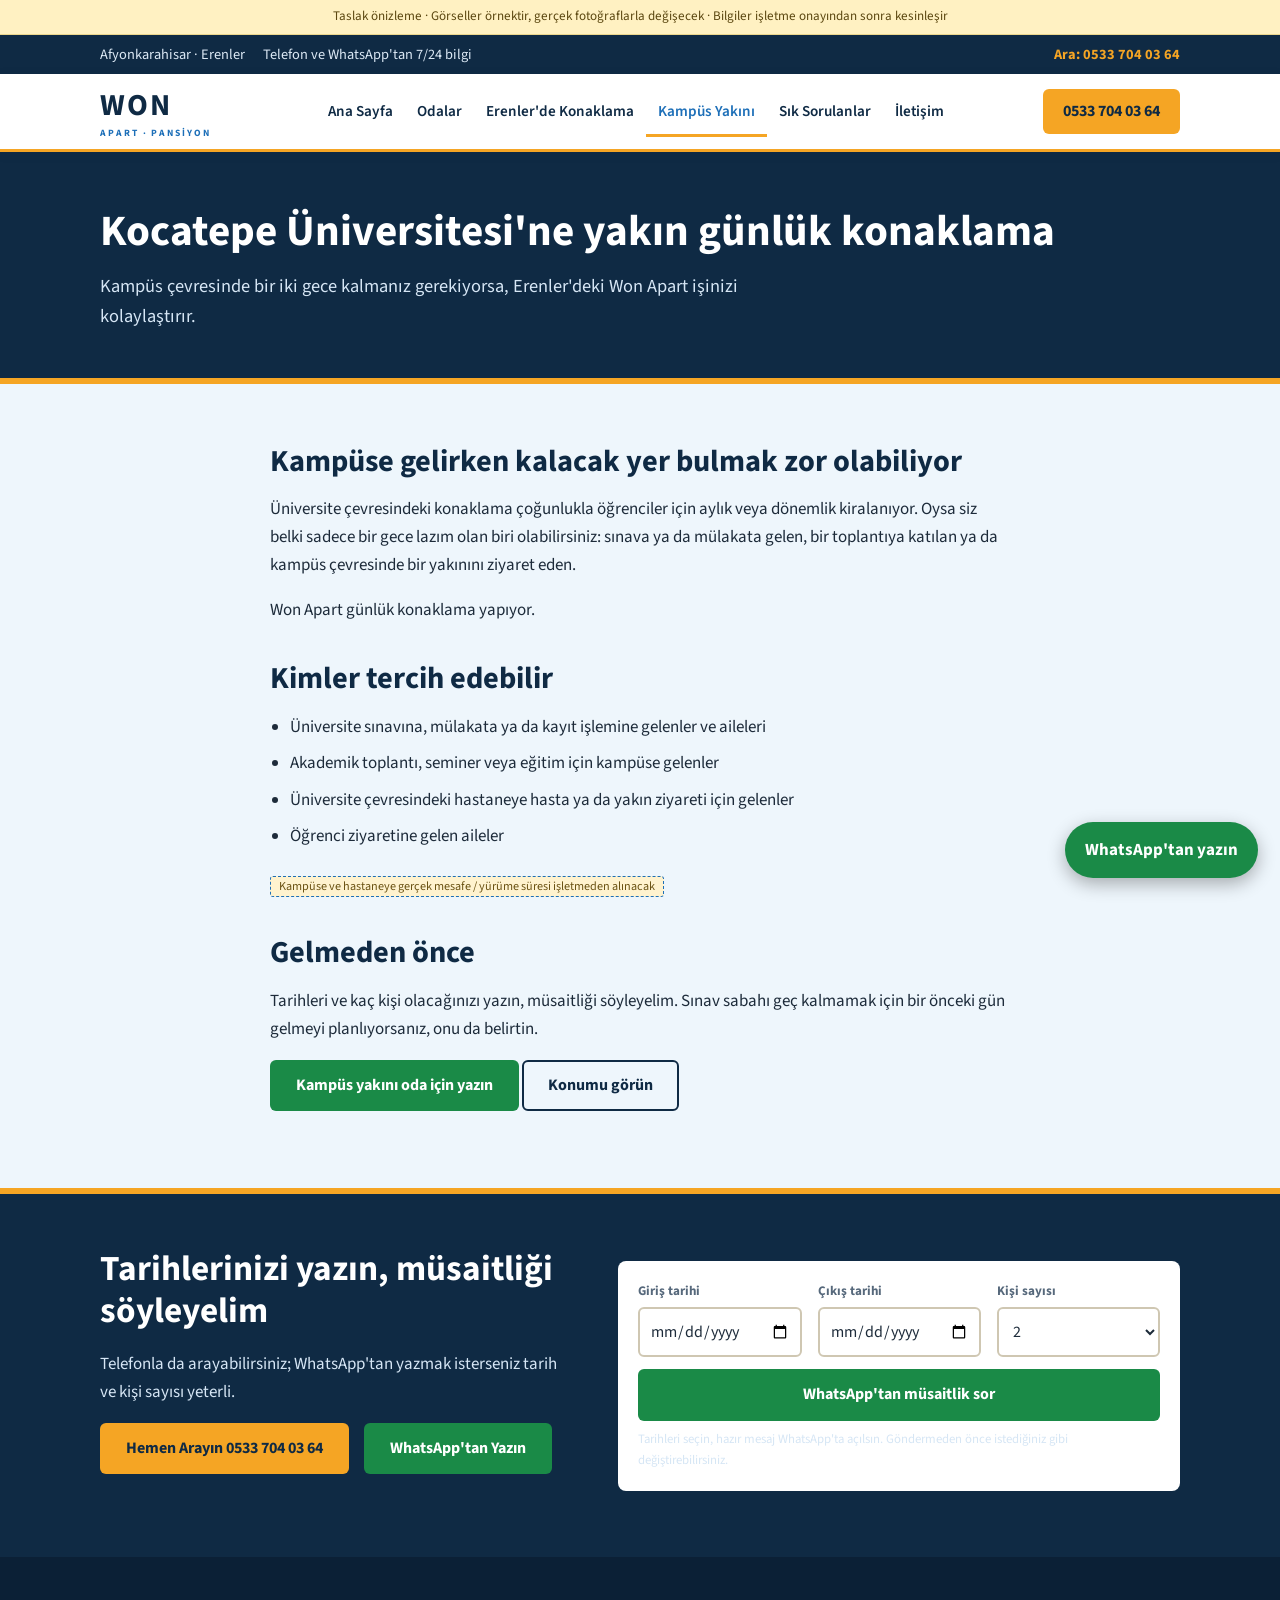
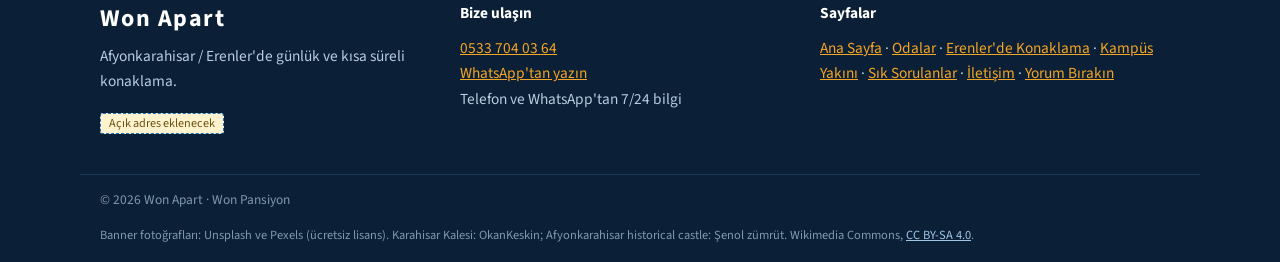
<file: kocatepe-universitesi-yakini-konaklama.html>
<!doctype html>
<html lang="tr">
<head>
<meta charset="utf-8">
<meta name="viewport" content="width=device-width, initial-scale=1">
<title>Kocatepe Üniversitesi Yakını Konaklama | Won Apart</title>
<meta name="description" content="Afyon Kocatepe Üniversitesi çevresinde günlük konaklama: Erenler'de Won Apart. Sınav, mülakat, hastane ve ziyaret için temiz oda, 7/24 WhatsApp.">
<meta name="robots" content="noindex, nofollow">
<meta property="og:type" content="website">
<meta property="og:locale" content="tr_TR">
<meta property="og:site_name" content="Won Apart">
<meta property="og:title" content="Kocatepe Üniversitesi Yakını Konaklama | Won Apart">
<meta property="og:description" content="Afyon Kocatepe Üniversitesi çevresinde günlük konaklama: Erenler'de Won Apart. Sınav, mülakat, hastane ve ziyaret için temiz oda, 7/24 WhatsApp.">
<meta property="og:url" content="https://afyongunlukapart.com.tr/kocatepe-universitesi-yakini-konaklama.html">
<meta name="theme-color" content="#1c1712">
<link rel="stylesheet" href="css/fonts.css">
<link rel="stylesheet" href="css/style.css">
<script type="application/ld+json">{"@context": "https://schema.org", "@type": "LodgingBusiness", "@id": "https://afyongunlukapart.com.tr/#isletme", "name": "Won Apart", "alternateName": "Won Pansiyon", "url": "https://afyongunlukapart.com.tr/", "telephone": "+905337040364", "description": "Afyonkarahisar Erenler'de günlük ve kısa süreli konaklama sunan Won Apart; temiz standart odalar, telefon ve WhatsApp ile 7/24 bilgi.", "address": {"@type": "PostalAddress", "addressLocality": "Afyonkarahisar", "addressRegion": "Afyonkarahisar", "addressCountry": "TR"}, "areaServed": "Afyonkarahisar Erenler", "amenityFeature": [{"@type": "LocationFeatureSpecification", "name": "Klima", "value": true}, {"@type": "LocationFeatureSpecification", "name": "Televizyon", "value": true}, {"@type": "LocationFeatureSpecification", "name": "Mini buzdolabı", "value": true}], "contactPoint": {"@type": "ContactPoint", "telephone": "+905337040364", "contactType": "reservations", "availableLanguage": "Turkish"}}</script>
</head>
<body>
<div class="ribbon">Taslak önizleme · Görseller örnektir, gerçek fotoğraflarla değişecek · Bilgiler işletme onayından sonra kesinleşir</div>
<div class="infobar"><div class="container infobar-in"><div><span>Afyonkarahisar · Erenler</span><span>Telefon ve WhatsApp'tan 7/24 bilgi</span></div><a href="tel:+905337040364" data-olay="ara">Ara: 0533 704 03 64</a></div></div>
<header class="top">
  <div class="container top-in">
    <a class="brand" href="index.html" aria-label="Won Apart ana sayfa"><span class="wm">WON</span><span class="wm-sub">APART · PANSİYON</span></a>
    <button class="menu-btn" type="button" aria-expanded="false" aria-controls="nav">Menü</button>
    <nav id="nav" class="nav" aria-label="Ana menü"><a href="index.html">Ana Sayfa</a><a href="odalar.html">Odalar</a><a href="erenler-gunluk-apart.html">Erenler'de Konaklama</a><a href="kocatepe-universitesi-yakini-konaklama.html" class="on" aria-current="page">Kampüs Yakını</a><a href="sss.html">Sık Sorulanlar</a><a href="iletisim.html">İletişim</a></nav>
    <a class="btn btn-gold top-call" href="tel:+905337040364" data-olay="ara">0533 704 03 64</a>
  </div>
</header>
<main>
<section class="pagehead"><div class="container"><h1>Kocatepe Üniversitesi'ne yakın günlük konaklama</h1><p class="lead">Kampüs çevresinde bir iki gece kalmanız gerekiyorsa, Erenler'deki Won Apart işinizi kolaylaştırır.</p></div></section>
<section class="sec"><div class="container narrow">
  <h2>Kampüse gelirken kalacak yer bulmak zor olabiliyor</h2>
  <p>Üniversite çevresindeki konaklama çoğunlukla öğrenciler için aylık veya dönemlik kiralanıyor. Oysa siz belki sadece bir gece lazım olan biri olabilirsiniz: sınava ya da mülakata gelen, bir toplantıya katılan ya da kampüs çevresinde bir yakınını ziyaret eden.</p>
  <p>Won Apart günlük konaklama yapıyor.</p>
  <h2>Kimler tercih edebilir</h2>
  <ul class="plain">
    <li>Üniversite sınavına, mülakata ya da kayıt işlemine gelenler ve aileleri</li>
    <li>Akademik toplantı, seminer veya eğitim için kampüse gelenler</li>
    <li>Üniversite çevresindeki hastaneye hasta ya da yakın ziyareti için gelenler</li>
    <li>Öğrenci ziyaretine gelen aileler</li>
  </ul>
  <p class="todo-line"><span class="todo">Kampüse ve hastaneye gerçek mesafe / yürüme süresi işletmeden alınacak</span></p>
  <h2>Gelmeden önce</h2>
  <p>Tarihleri ve kaç kişi olacağınızı yazın, müsaitliği söyleyelim. Sınav sabahı geç kalmamak için bir önceki gün gelmeyi planlıyorsanız, onu da belirtin.</p>
  <p><a class="btn btn-wa" href="https://wa.me/905337040364?text=Merhaba%2C%20Kocatepe%20%C3%9Cniversitesi%20%C3%A7evresinde%20g%C3%BCnl%C3%BCk%20konaklama%20i%C3%A7in%20Won%20Apart%27tan%20m%C3%BCsaitlik%20bilgisi%20almak%20istiyorum." data-olay="whatsapp">Kampüs yakını oda için yazın</a> <a class="btn btn-line" href="iletisim.html">Konumu görün</a></p>
</div></section>
<section class="band"><div class="container band-in">
  <div><h2>Tarihlerinizi yazın, müsaitliği söyleyelim</h2><p>Telefonla da arayabilirsiniz; WhatsApp'tan yazmak isterseniz tarih ve kişi sayısı yeterli.</p>
  <p class="band-btns"><a class="btn btn-gold" href="tel:+905337040364" data-olay="ara">Hemen Arayın 0533 704 03 64</a> <a class="btn btn-wa" href="https://wa.me/905337040364?text=Merhaba%2C%20Won%20Apart%20i%C3%A7in%20m%C3%BCsaitlik%20bilgisi%20almak%20istiyorum." data-olay="whatsapp">WhatsApp'tan Yazın</a></p></div>
  <div class="band-form"><form class="rez-form compact" novalidate>
  <div class="rez-grid">
    <label>Giriş tarihi<input type="date" name="giris"></label>
    <label>Çıkış tarihi<input type="date" name="cikis"></label>
    <label>Kişi sayısı<select name="kisi"><option>1</option><option selected>2</option><option>3</option><option>4</option><option>5+</option></select></label>
  </div>
  <button type="submit" class="btn btn-wa">WhatsApp'tan müsaitlik sor</button>
  <p class="rez-not">Tarihleri seçin, hazır mesaj WhatsApp'ta açılsın. Göndermeden önce istediğiniz gibi değiştirebilirsiniz.</p>
</form></div>
</div></section>
</main>
<footer class="foot">
  <div class="container foot-in">
    <div>
      <p class="foot-brand">Won Apart</p>
      <p>Afyonkarahisar / Erenler'de günlük ve kısa süreli konaklama.</p>
      <p><span class="todo">Açık adres eklenecek</span></p>
    </div>
    <div>
      <p class="foot-h">Bize ulaşın</p>
      <p><a href="tel:+905337040364">0533 704 03 64</a><br><a href="https://wa.me/905337040364?text=Merhaba%2C%20Won%20Apart%20i%C3%A7in%20m%C3%BCsaitlik%20bilgisi%20almak%20istiyorum.">WhatsApp'tan yazın</a><br>Telefon ve WhatsApp'tan 7/24 bilgi</p>
    </div>
    <div>
      <p class="foot-h">Sayfalar</p>
      <p><a href="index.html">Ana Sayfa</a> · <a href="odalar.html">Odalar</a> · <a href="erenler-gunluk-apart.html">Erenler'de Konaklama</a> · <a href="kocatepe-universitesi-yakini-konaklama.html">Kampüs Yakını</a> · <a href="sss.html">Sık Sorulanlar</a> · <a href="iletisim.html">İletişim</a> · <a href="yorum.html">Yorum Bırakın</a></p>
    </div>
  </div>
  <div class="container foot-alt"><p>© 2026 Won Apart · Won Pansiyon</p><p class="foot-foto">Banner fotoğrafları: Unsplash ve Pexels (ücretsiz lisans). Karahisar Kalesi: OkanKeskin; Afyonkarahisar historical castle: Şenol zümrüt. Wikimedia Commons, <a href="https://creativecommons.org/licenses/by-sa/4.0/deed.tr">CC BY-SA 4.0</a>.</p></div>
</footer>
<a class="fab" href="https://wa.me/905337040364?text=Merhaba%2C%20Won%20Apart%20i%C3%A7in%20m%C3%BCsaitlik%20bilgisi%20almak%20istiyorum." data-olay="whatsapp">WhatsApp'tan yazın</a>
<div class="mbar" role="group" aria-label="Hızlı iletişim"><a class="mbar-a" href="tel:+905337040364" data-olay="ara">Ara<small>0533 704 03 64</small></a><a class="mbar-w" href="https://wa.me/905337040364?text=Merhaba%2C%20Won%20Apart%20i%C3%A7in%20m%C3%BCsaitlik%20bilgisi%20almak%20istiyorum." data-olay="whatsapp">WhatsApp<small>Yazın</small></a></div>
<script src="js/main.js"></script>
</body>
</html>
</file>
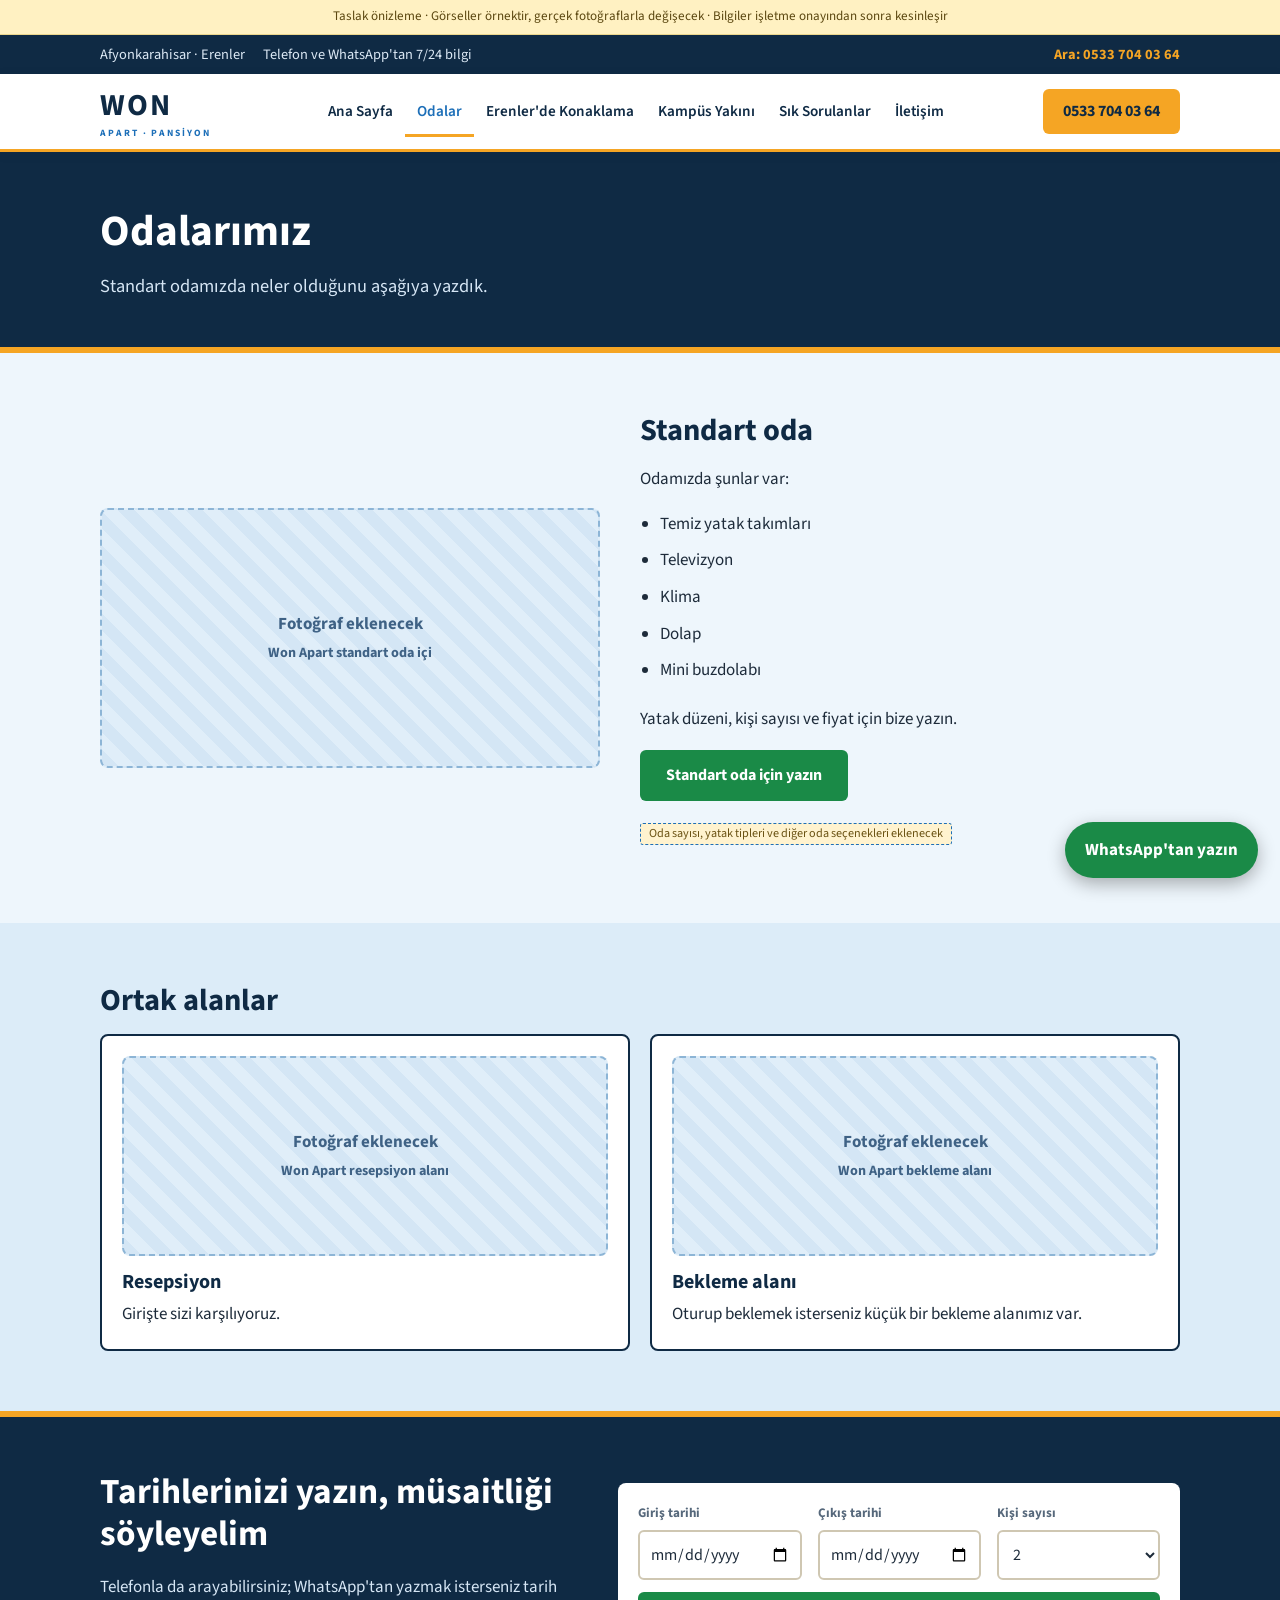
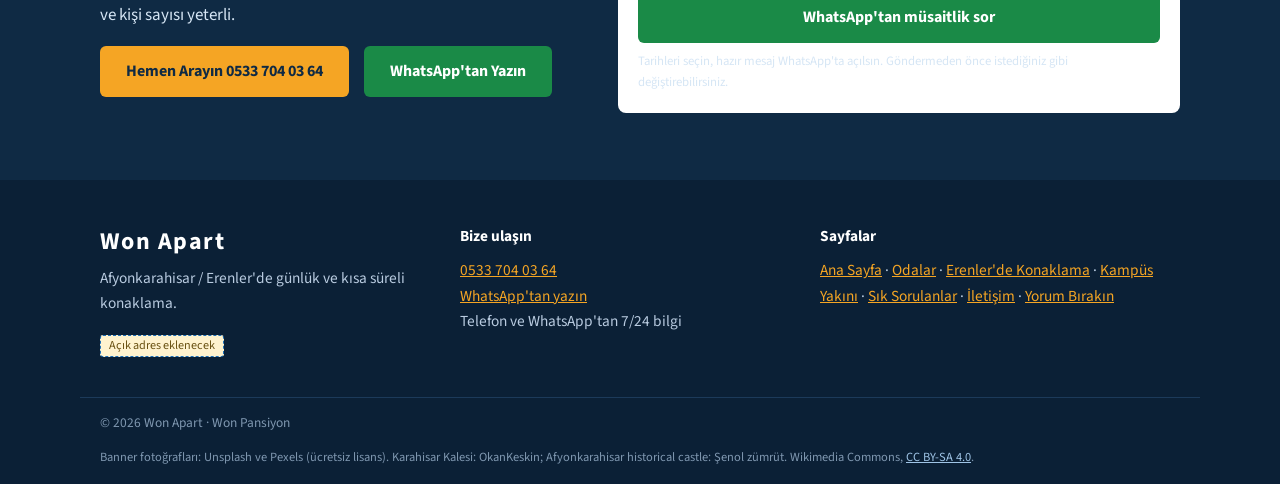
<file: odalar.html>
<!doctype html>
<html lang="tr">
<head>
<meta charset="utf-8">
<meta name="viewport" content="width=device-width, initial-scale=1">
<title>Odalar | Won Apart Afyon Erenler Günlük Konaklama</title>
<meta name="description" content="Won Apart standart odası: temiz yatak takımları, televizyon, klima, dolap ve mini buzdolabı. Afyon Erenler'de günlük oda için müsaitlik sorun.">
<meta name="robots" content="noindex, nofollow">
<meta property="og:type" content="website">
<meta property="og:locale" content="tr_TR">
<meta property="og:site_name" content="Won Apart">
<meta property="og:title" content="Odalar | Won Apart Afyon Erenler Günlük Konaklama">
<meta property="og:description" content="Won Apart standart odası: temiz yatak takımları, televizyon, klima, dolap ve mini buzdolabı. Afyon Erenler'de günlük oda için müsaitlik sorun.">
<meta property="og:url" content="https://afyongunlukapart.com.tr/odalar.html">
<meta name="theme-color" content="#1c1712">
<link rel="stylesheet" href="css/fonts.css">
<link rel="stylesheet" href="css/style.css">
<script type="application/ld+json">{"@context": "https://schema.org", "@type": "LodgingBusiness", "@id": "https://afyongunlukapart.com.tr/#isletme", "name": "Won Apart", "alternateName": "Won Pansiyon", "url": "https://afyongunlukapart.com.tr/", "telephone": "+905337040364", "description": "Afyonkarahisar Erenler'de günlük ve kısa süreli konaklama sunan Won Apart; temiz standart odalar, telefon ve WhatsApp ile 7/24 bilgi.", "address": {"@type": "PostalAddress", "addressLocality": "Afyonkarahisar", "addressRegion": "Afyonkarahisar", "addressCountry": "TR"}, "areaServed": "Afyonkarahisar Erenler", "amenityFeature": [{"@type": "LocationFeatureSpecification", "name": "Klima", "value": true}, {"@type": "LocationFeatureSpecification", "name": "Televizyon", "value": true}, {"@type": "LocationFeatureSpecification", "name": "Mini buzdolabı", "value": true}], "contactPoint": {"@type": "ContactPoint", "telephone": "+905337040364", "contactType": "reservations", "availableLanguage": "Turkish"}}</script>
</head>
<body>
<div class="ribbon">Taslak önizleme · Görseller örnektir, gerçek fotoğraflarla değişecek · Bilgiler işletme onayından sonra kesinleşir</div>
<div class="infobar"><div class="container infobar-in"><div><span>Afyonkarahisar · Erenler</span><span>Telefon ve WhatsApp'tan 7/24 bilgi</span></div><a href="tel:+905337040364" data-olay="ara">Ara: 0533 704 03 64</a></div></div>
<header class="top">
  <div class="container top-in">
    <a class="brand" href="index.html" aria-label="Won Apart ana sayfa"><span class="wm">WON</span><span class="wm-sub">APART · PANSİYON</span></a>
    <button class="menu-btn" type="button" aria-expanded="false" aria-controls="nav">Menü</button>
    <nav id="nav" class="nav" aria-label="Ana menü"><a href="index.html">Ana Sayfa</a><a href="odalar.html" class="on" aria-current="page">Odalar</a><a href="erenler-gunluk-apart.html">Erenler'de Konaklama</a><a href="kocatepe-universitesi-yakini-konaklama.html">Kampüs Yakını</a><a href="sss.html">Sık Sorulanlar</a><a href="iletisim.html">İletişim</a></nav>
    <a class="btn btn-gold top-call" href="tel:+905337040364" data-olay="ara">0533 704 03 64</a>
  </div>
</header>
<main>
<section class="pagehead"><div class="container"><h1>Odalarımız</h1><p class="lead">Standart odamızda neler olduğunu aşağıya yazdık.</p></div></section>
<section class="sec"><div class="container split">
  <div class="split-img"><div class="ph" role="img" aria-label="Won Apart standart oda içi: yatak, televizyon, klima ve dolap"><span>Fotoğraf eklenecek<br><small>Won Apart standart oda içi</small></span></div></div>
  <div class="split-txt">
    <h2>Standart oda</h2>
    <p>Odamızda şunlar var:</p>
    <ul class="plain">
      <li>Temiz yatak takımları</li>
      <li>Televizyon</li>
      <li>Klima</li>
      <li>Dolap</li>
      <li>Mini buzdolabı</li>
    </ul>
    <p>Yatak düzeni, kişi sayısı ve fiyat için bize yazın.</p>
    <p><a class="btn btn-wa" href="https://wa.me/905337040364?text=Merhaba%2C%20Won%20Apart%20standart%20oda%20i%C3%A7in%20m%C3%BCsaitlik%20bilgisi%20almak%20istiyorum." data-olay="whatsapp">Standart oda için yazın</a></p>
    <p class="todo-line"><span class="todo">Oda sayısı, yatak tipleri ve diğer oda seçenekleri eklenecek</span></p>
  </div>
</div></section>
<section class="sec alt"><div class="container">
  <h2>Ortak alanlar</h2>
  <div class="split2">
    <div class="card"><div class="ph" role="img" aria-label="Won Apart resepsiyon alanı"><span>Fotoğraf eklenecek<br><small>Won Apart resepsiyon alanı</small></span></div><h3>Resepsiyon</h3><p>Girişte sizi karşılıyoruz.</p></div>
    <div class="card"><div class="ph" role="img" aria-label="Won Apart bekleme alanı: koltuklar ve sehpa"><span>Fotoğraf eklenecek<br><small>Won Apart bekleme alanı</small></span></div><h3>Bekleme alanı</h3><p>Oturup beklemek isterseniz küçük bir bekleme alanımız var.</p></div>
  </div>
</div></section>
<section class="band"><div class="container band-in">
  <div><h2>Tarihlerinizi yazın, müsaitliği söyleyelim</h2><p>Telefonla da arayabilirsiniz; WhatsApp'tan yazmak isterseniz tarih ve kişi sayısı yeterli.</p>
  <p class="band-btns"><a class="btn btn-gold" href="tel:+905337040364" data-olay="ara">Hemen Arayın 0533 704 03 64</a> <a class="btn btn-wa" href="https://wa.me/905337040364?text=Merhaba%2C%20Won%20Apart%20i%C3%A7in%20m%C3%BCsaitlik%20bilgisi%20almak%20istiyorum." data-olay="whatsapp">WhatsApp'tan Yazın</a></p></div>
  <div class="band-form"><form class="rez-form compact" novalidate>
  <div class="rez-grid">
    <label>Giriş tarihi<input type="date" name="giris"></label>
    <label>Çıkış tarihi<input type="date" name="cikis"></label>
    <label>Kişi sayısı<select name="kisi"><option>1</option><option selected>2</option><option>3</option><option>4</option><option>5+</option></select></label>
  </div>
  <button type="submit" class="btn btn-wa">WhatsApp'tan müsaitlik sor</button>
  <p class="rez-not">Tarihleri seçin, hazır mesaj WhatsApp'ta açılsın. Göndermeden önce istediğiniz gibi değiştirebilirsiniz.</p>
</form></div>
</div></section>
</main>
<footer class="foot">
  <div class="container foot-in">
    <div>
      <p class="foot-brand">Won Apart</p>
      <p>Afyonkarahisar / Erenler'de günlük ve kısa süreli konaklama.</p>
      <p><span class="todo">Açık adres eklenecek</span></p>
    </div>
    <div>
      <p class="foot-h">Bize ulaşın</p>
      <p><a href="tel:+905337040364">0533 704 03 64</a><br><a href="https://wa.me/905337040364?text=Merhaba%2C%20Won%20Apart%20i%C3%A7in%20m%C3%BCsaitlik%20bilgisi%20almak%20istiyorum.">WhatsApp'tan yazın</a><br>Telefon ve WhatsApp'tan 7/24 bilgi</p>
    </div>
    <div>
      <p class="foot-h">Sayfalar</p>
      <p><a href="index.html">Ana Sayfa</a> · <a href="odalar.html">Odalar</a> · <a href="erenler-gunluk-apart.html">Erenler'de Konaklama</a> · <a href="kocatepe-universitesi-yakini-konaklama.html">Kampüs Yakını</a> · <a href="sss.html">Sık Sorulanlar</a> · <a href="iletisim.html">İletişim</a> · <a href="yorum.html">Yorum Bırakın</a></p>
    </div>
  </div>
  <div class="container foot-alt"><p>© 2026 Won Apart · Won Pansiyon</p><p class="foot-foto">Banner fotoğrafları: Unsplash ve Pexels (ücretsiz lisans). Karahisar Kalesi: OkanKeskin; Afyonkarahisar historical castle: Şenol zümrüt. Wikimedia Commons, <a href="https://creativecommons.org/licenses/by-sa/4.0/deed.tr">CC BY-SA 4.0</a>.</p></div>
</footer>
<a class="fab" href="https://wa.me/905337040364?text=Merhaba%2C%20Won%20Apart%20i%C3%A7in%20m%C3%BCsaitlik%20bilgisi%20almak%20istiyorum." data-olay="whatsapp">WhatsApp'tan yazın</a>
<div class="mbar" role="group" aria-label="Hızlı iletişim"><a class="mbar-a" href="tel:+905337040364" data-olay="ara">Ara<small>0533 704 03 64</small></a><a class="mbar-w" href="https://wa.me/905337040364?text=Merhaba%2C%20Won%20Apart%20i%C3%A7in%20m%C3%BCsaitlik%20bilgisi%20almak%20istiyorum." data-olay="whatsapp">WhatsApp<small>Yazın</small></a></div>
<script src="js/main.js"></script>
</body>
</html>
</file>
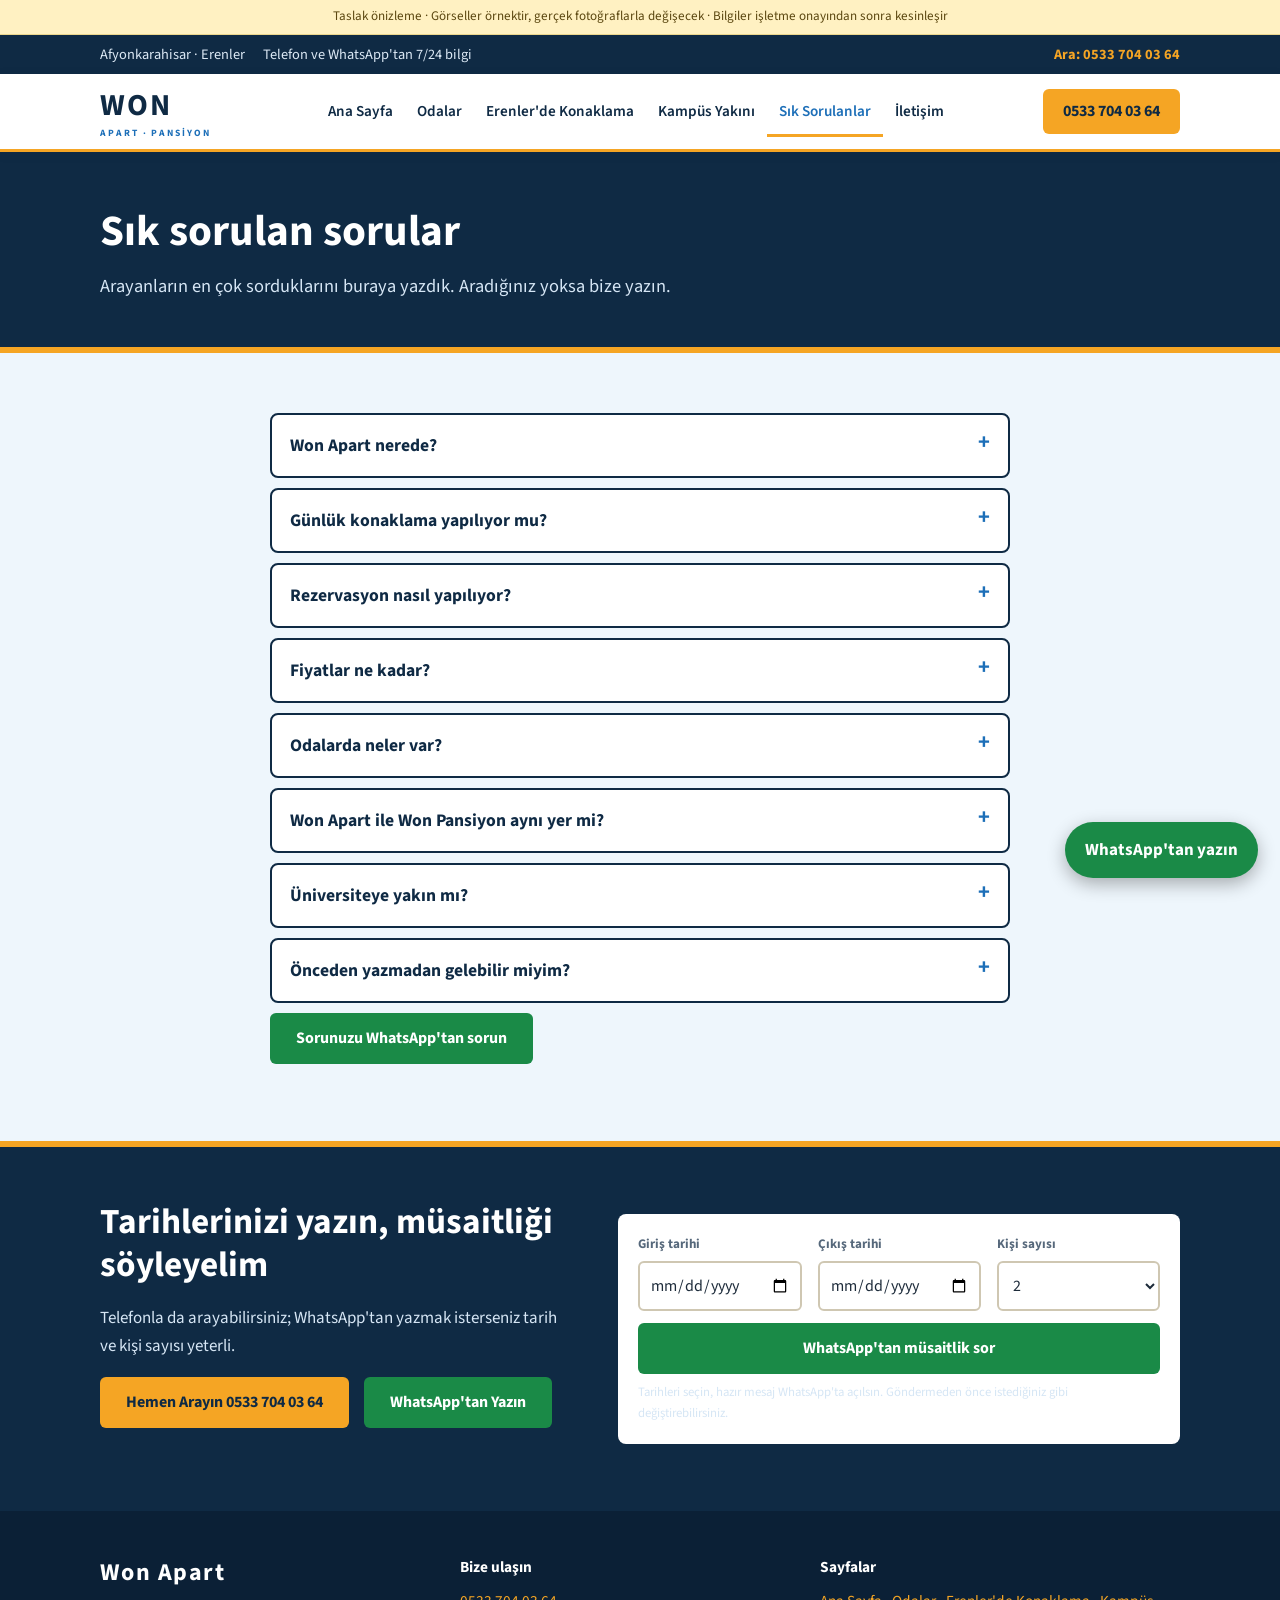
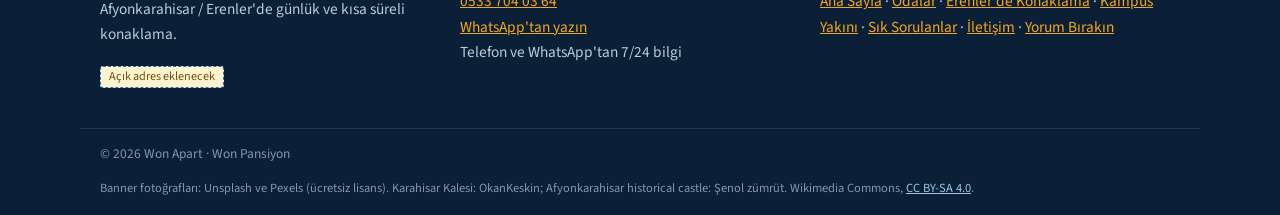
<file: sss.html>
<!doctype html>
<html lang="tr">
<head>
<meta charset="utf-8">
<meta name="viewport" content="width=device-width, initial-scale=1">
<title>Sık Sorulan Sorular | Won Apart Afyon Erenler</title>
<meta name="description" content="Won Apart hakkında sık sorulanlar: konum, rezervasyon, fiyat, odalarda neler var, günlük konaklama. Afyon Erenler günlük apart.">
<meta name="robots" content="noindex, nofollow">
<meta property="og:type" content="website">
<meta property="og:locale" content="tr_TR">
<meta property="og:site_name" content="Won Apart">
<meta property="og:title" content="Sık Sorulan Sorular | Won Apart Afyon Erenler">
<meta property="og:description" content="Won Apart hakkında sık sorulanlar: konum, rezervasyon, fiyat, odalarda neler var, günlük konaklama. Afyon Erenler günlük apart.">
<meta property="og:url" content="https://afyongunlukapart.com.tr/sss.html">
<meta name="theme-color" content="#1c1712">
<link rel="stylesheet" href="css/fonts.css">
<link rel="stylesheet" href="css/style.css">
<script type="application/ld+json">{"@context": "https://schema.org", "@type": "LodgingBusiness", "@id": "https://afyongunlukapart.com.tr/#isletme", "name": "Won Apart", "alternateName": "Won Pansiyon", "url": "https://afyongunlukapart.com.tr/", "telephone": "+905337040364", "description": "Afyonkarahisar Erenler'de günlük ve kısa süreli konaklama sunan Won Apart; temiz standart odalar, telefon ve WhatsApp ile 7/24 bilgi.", "address": {"@type": "PostalAddress", "addressLocality": "Afyonkarahisar", "addressRegion": "Afyonkarahisar", "addressCountry": "TR"}, "areaServed": "Afyonkarahisar Erenler", "amenityFeature": [{"@type": "LocationFeatureSpecification", "name": "Klima", "value": true}, {"@type": "LocationFeatureSpecification", "name": "Televizyon", "value": true}, {"@type": "LocationFeatureSpecification", "name": "Mini buzdolabı", "value": true}], "contactPoint": {"@type": "ContactPoint", "telephone": "+905337040364", "contactType": "reservations", "availableLanguage": "Turkish"}}</script>
<script type="application/ld+json">{"@context": "https://schema.org", "@type": "FAQPage", "mainEntity": [{"@type": "Question", "name": "Won Apart nerede?", "acceptedAnswer": {"@type": "Answer", "text": "Afyonkarahisar'ın Erenler semtinde, üniversite kampüsünün bulunduğu bölgedeyiz. Açık adres ve harita iletişim sayfasında."}}, {"@type": "Question", "name": "Günlük konaklama yapılıyor mu?", "acceptedAnswer": {"@type": "Answer", "text": "Evet. Won Apart günlük ve kısa süreli konaklama için çalışıyor. Daha uzun kalacaksanız yazın, birlikte bakalım."}}, {"@type": "Question", "name": "Rezervasyon nasıl yapılıyor?", "acceptedAnswer": {"@type": "Answer", "text": "Telefonla ya da WhatsApp'tan. Tarihlerinizi ve kaç kişi olacağınızı yazmanız yeterli; müsaitliği ve fiyatı size söylüyoruz. Telefon ve WhatsApp'tan 7/24 bilgi veriyoruz."}}, {"@type": "Question", "name": "Fiyatlar ne kadar?", "acceptedAnswer": {"@type": "Answer", "text": "Fiyat tarihe ve kalacak kişi sayısına göre netleşiyor. Tarihleri yazarsanız güncel fiyatı hemen iletiyoruz."}}, {"@type": "Question", "name": "Odalarda neler var?", "acceptedAnswer": {"@type": "Answer", "text": "Standart odalarda temiz yatak takımları, televizyon, klima, dolap ve mini buzdolabı bulunuyor."}}, {"@type": "Question", "name": "Won Apart ile Won Pansiyon aynı yer mi?", "acceptedAnswer": {"@type": "Answer", "text": "Evet, aynı yer. Bazı yerlerde Won Pansiyon diye geçiyoruz; ikisi de aynı adrese çıkıyor."}}, {"@type": "Question", "name": "Üniversiteye yakın mı?", "acceptedAnswer": {"@type": "Answer", "text": "Erenler'deyiz, yani kampüsün bulunduğu semttesiniz. Market, restoran ve ulaşım noktalarına da kolayca ulaşabiliyorsunuz."}}, {"@type": "Question", "name": "Önceden yazmadan gelebilir miyim?", "acceptedAnswer": {"@type": "Answer", "text": "Müsait yer olup olmadığını önceden sormanızı öneririz. Bir mesaj atmanız yeterli, hemen dönmeye çalışıyoruz."}}]}</script>
</head>
<body>
<div class="ribbon">Taslak önizleme · Görseller örnektir, gerçek fotoğraflarla değişecek · Bilgiler işletme onayından sonra kesinleşir</div>
<div class="infobar"><div class="container infobar-in"><div><span>Afyonkarahisar · Erenler</span><span>Telefon ve WhatsApp'tan 7/24 bilgi</span></div><a href="tel:+905337040364" data-olay="ara">Ara: 0533 704 03 64</a></div></div>
<header class="top">
  <div class="container top-in">
    <a class="brand" href="index.html" aria-label="Won Apart ana sayfa"><span class="wm">WON</span><span class="wm-sub">APART · PANSİYON</span></a>
    <button class="menu-btn" type="button" aria-expanded="false" aria-controls="nav">Menü</button>
    <nav id="nav" class="nav" aria-label="Ana menü"><a href="index.html">Ana Sayfa</a><a href="odalar.html">Odalar</a><a href="erenler-gunluk-apart.html">Erenler'de Konaklama</a><a href="kocatepe-universitesi-yakini-konaklama.html">Kampüs Yakını</a><a href="sss.html" class="on" aria-current="page">Sık Sorulanlar</a><a href="iletisim.html">İletişim</a></nav>
    <a class="btn btn-gold top-call" href="tel:+905337040364" data-olay="ara">0533 704 03 64</a>
  </div>
</header>
<main>
<section class="pagehead"><div class="container"><h1>Sık sorulan sorular</h1><p class="lead">Arayanların en çok sorduklarını buraya yazdık. Aradığınız yoksa bize yazın.</p></div></section>
<section class="sec"><div class="container narrow faq"><details><summary>Won Apart nerede?</summary><p>Afyonkarahisar'ın Erenler semtinde, üniversite kampüsünün bulunduğu bölgedeyiz. Açık adres ve harita iletişim sayfasında.</p></details><details><summary>Günlük konaklama yapılıyor mu?</summary><p>Evet. Won Apart günlük ve kısa süreli konaklama için çalışıyor. Daha uzun kalacaksanız yazın, birlikte bakalım.</p></details><details><summary>Rezervasyon nasıl yapılıyor?</summary><p>Telefonla ya da WhatsApp'tan. Tarihlerinizi ve kaç kişi olacağınızı yazmanız yeterli; müsaitliği ve fiyatı size söylüyoruz. Telefon ve WhatsApp'tan 7/24 bilgi veriyoruz.</p></details><details><summary>Fiyatlar ne kadar?</summary><p>Fiyat tarihe ve kalacak kişi sayısına göre netleşiyor. Tarihleri yazarsanız güncel fiyatı hemen iletiyoruz.</p></details><details><summary>Odalarda neler var?</summary><p>Standart odalarda temiz yatak takımları, televizyon, klima, dolap ve mini buzdolabı bulunuyor.</p></details><details><summary>Won Apart ile Won Pansiyon aynı yer mi?</summary><p>Evet, aynı yer. Bazı yerlerde Won Pansiyon diye geçiyoruz; ikisi de aynı adrese çıkıyor.</p></details><details><summary>Üniversiteye yakın mı?</summary><p>Erenler'deyiz, yani kampüsün bulunduğu semttesiniz. Market, restoran ve ulaşım noktalarına da kolayca ulaşabiliyorsunuz.</p></details><details><summary>Önceden yazmadan gelebilir miyim?</summary><p>Müsait yer olup olmadığını önceden sormanızı öneririz. Bir mesaj atmanız yeterli, hemen dönmeye çalışıyoruz.</p></details>
<p><a class="btn btn-wa" href="https://wa.me/905337040364?text=Merhaba%2C%20Won%20Apart%20i%C3%A7in%20m%C3%BCsaitlik%20bilgisi%20almak%20istiyorum." data-olay="whatsapp">Sorunuzu WhatsApp'tan sorun</a></p></div></section>
<section class="band"><div class="container band-in">
  <div><h2>Tarihlerinizi yazın, müsaitliği söyleyelim</h2><p>Telefonla da arayabilirsiniz; WhatsApp'tan yazmak isterseniz tarih ve kişi sayısı yeterli.</p>
  <p class="band-btns"><a class="btn btn-gold" href="tel:+905337040364" data-olay="ara">Hemen Arayın 0533 704 03 64</a> <a class="btn btn-wa" href="https://wa.me/905337040364?text=Merhaba%2C%20Won%20Apart%20i%C3%A7in%20m%C3%BCsaitlik%20bilgisi%20almak%20istiyorum." data-olay="whatsapp">WhatsApp'tan Yazın</a></p></div>
  <div class="band-form"><form class="rez-form compact" novalidate>
  <div class="rez-grid">
    <label>Giriş tarihi<input type="date" name="giris"></label>
    <label>Çıkış tarihi<input type="date" name="cikis"></label>
    <label>Kişi sayısı<select name="kisi"><option>1</option><option selected>2</option><option>3</option><option>4</option><option>5+</option></select></label>
  </div>
  <button type="submit" class="btn btn-wa">WhatsApp'tan müsaitlik sor</button>
  <p class="rez-not">Tarihleri seçin, hazır mesaj WhatsApp'ta açılsın. Göndermeden önce istediğiniz gibi değiştirebilirsiniz.</p>
</form></div>
</div></section>
</main>
<footer class="foot">
  <div class="container foot-in">
    <div>
      <p class="foot-brand">Won Apart</p>
      <p>Afyonkarahisar / Erenler'de günlük ve kısa süreli konaklama.</p>
      <p><span class="todo">Açık adres eklenecek</span></p>
    </div>
    <div>
      <p class="foot-h">Bize ulaşın</p>
      <p><a href="tel:+905337040364">0533 704 03 64</a><br><a href="https://wa.me/905337040364?text=Merhaba%2C%20Won%20Apart%20i%C3%A7in%20m%C3%BCsaitlik%20bilgisi%20almak%20istiyorum.">WhatsApp'tan yazın</a><br>Telefon ve WhatsApp'tan 7/24 bilgi</p>
    </div>
    <div>
      <p class="foot-h">Sayfalar</p>
      <p><a href="index.html">Ana Sayfa</a> · <a href="odalar.html">Odalar</a> · <a href="erenler-gunluk-apart.html">Erenler'de Konaklama</a> · <a href="kocatepe-universitesi-yakini-konaklama.html">Kampüs Yakını</a> · <a href="sss.html">Sık Sorulanlar</a> · <a href="iletisim.html">İletişim</a> · <a href="yorum.html">Yorum Bırakın</a></p>
    </div>
  </div>
  <div class="container foot-alt"><p>© 2026 Won Apart · Won Pansiyon</p><p class="foot-foto">Banner fotoğrafları: Unsplash ve Pexels (ücretsiz lisans). Karahisar Kalesi: OkanKeskin; Afyonkarahisar historical castle: Şenol zümrüt. Wikimedia Commons, <a href="https://creativecommons.org/licenses/by-sa/4.0/deed.tr">CC BY-SA 4.0</a>.</p></div>
</footer>
<a class="fab" href="https://wa.me/905337040364?text=Merhaba%2C%20Won%20Apart%20i%C3%A7in%20m%C3%BCsaitlik%20bilgisi%20almak%20istiyorum." data-olay="whatsapp">WhatsApp'tan yazın</a>
<div class="mbar" role="group" aria-label="Hızlı iletişim"><a class="mbar-a" href="tel:+905337040364" data-olay="ara">Ara<small>0533 704 03 64</small></a><a class="mbar-w" href="https://wa.me/905337040364?text=Merhaba%2C%20Won%20Apart%20i%C3%A7in%20m%C3%BCsaitlik%20bilgisi%20almak%20istiyorum." data-olay="whatsapp">WhatsApp<small>Yazın</small></a></div>
<script src="js/main.js"></script>
</body>
</html>
</file>
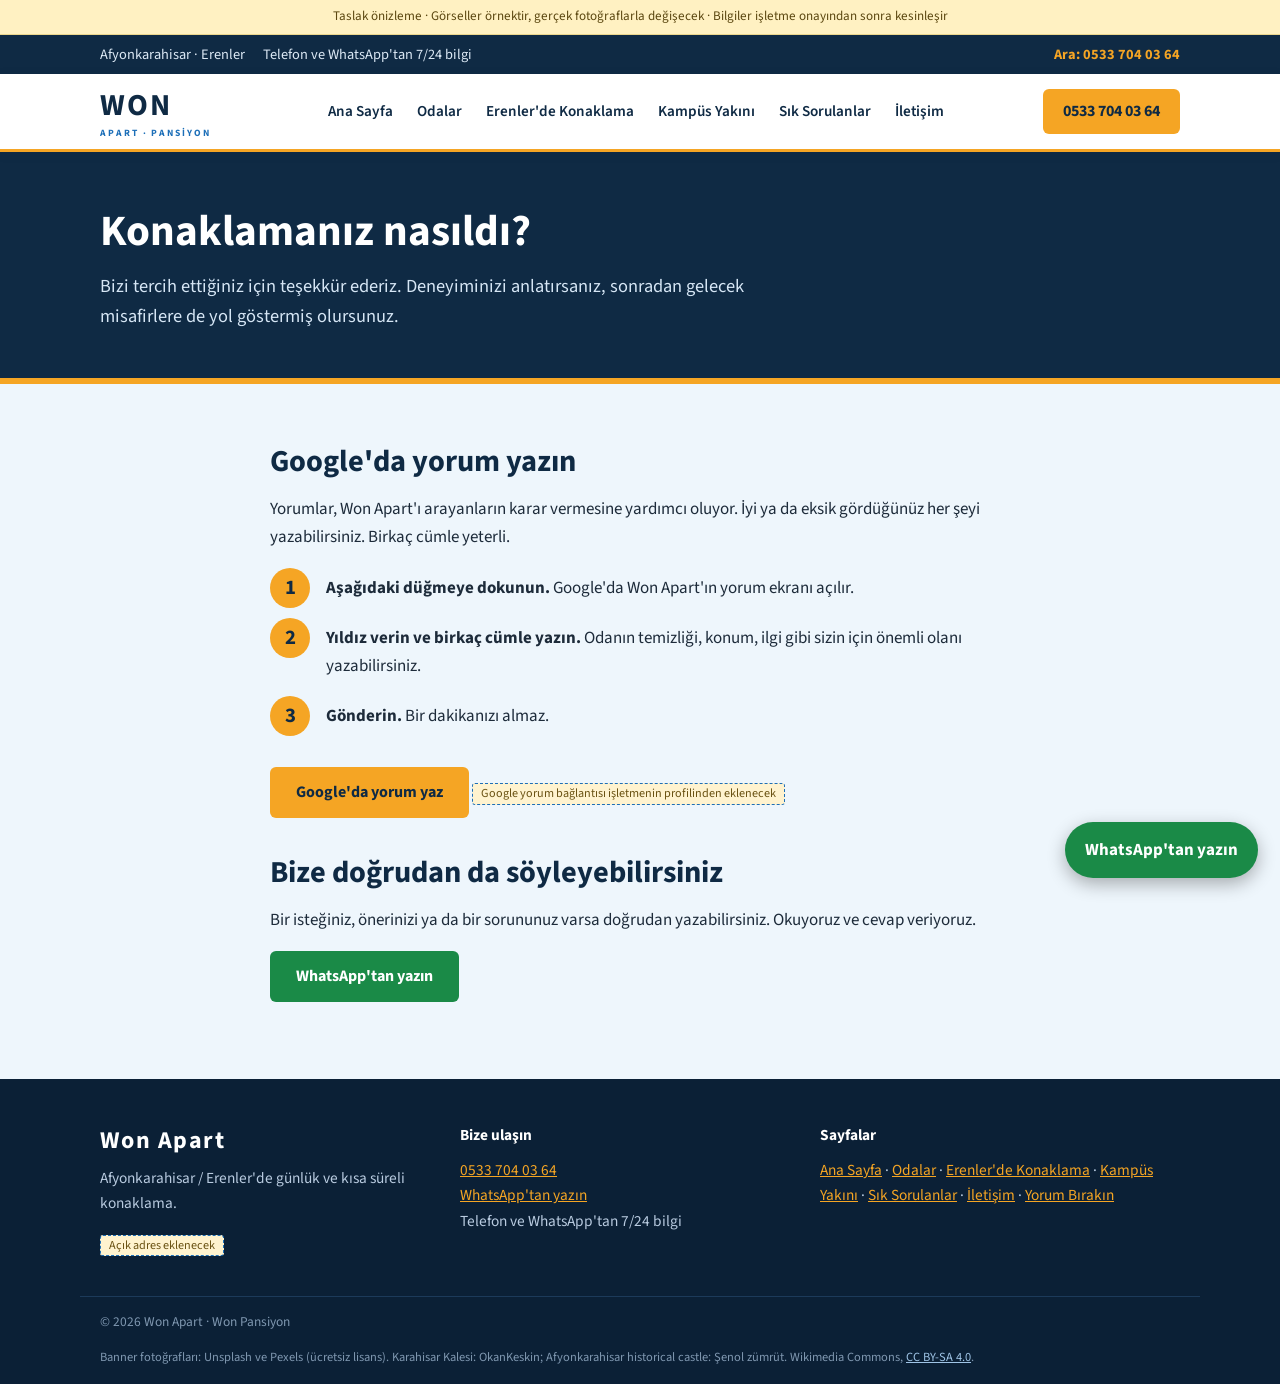
<file: yorum.html>
<!doctype html>
<html lang="tr">
<head>
<meta charset="utf-8">
<meta name="viewport" content="width=device-width, initial-scale=1">
<title>Yorum Bırakın | Won Apart Afyon Erenler</title>
<meta name="description" content="Won Apart'ta konakladıysanız deneyiminizi Google'da paylaşabilirsiniz. Yorumlarınız bir sonraki misafire yol gösterir.">
<meta name="robots" content="noindex, nofollow">
<meta property="og:type" content="website">
<meta property="og:locale" content="tr_TR">
<meta property="og:site_name" content="Won Apart">
<meta property="og:title" content="Yorum Bırakın | Won Apart Afyon Erenler">
<meta property="og:description" content="Won Apart'ta konakladıysanız deneyiminizi Google'da paylaşabilirsiniz. Yorumlarınız bir sonraki misafire yol gösterir.">
<meta property="og:url" content="https://afyongunlukapart.com.tr/yorum.html">
<meta name="theme-color" content="#1c1712">
<link rel="stylesheet" href="css/fonts.css">
<link rel="stylesheet" href="css/style.css">
<script type="application/ld+json">{"@context": "https://schema.org", "@type": "LodgingBusiness", "@id": "https://afyongunlukapart.com.tr/#isletme", "name": "Won Apart", "alternateName": "Won Pansiyon", "url": "https://afyongunlukapart.com.tr/", "telephone": "+905337040364", "description": "Afyonkarahisar Erenler'de günlük ve kısa süreli konaklama sunan Won Apart; temiz standart odalar, telefon ve WhatsApp ile 7/24 bilgi.", "address": {"@type": "PostalAddress", "addressLocality": "Afyonkarahisar", "addressRegion": "Afyonkarahisar", "addressCountry": "TR"}, "areaServed": "Afyonkarahisar Erenler", "amenityFeature": [{"@type": "LocationFeatureSpecification", "name": "Klima", "value": true}, {"@type": "LocationFeatureSpecification", "name": "Televizyon", "value": true}, {"@type": "LocationFeatureSpecification", "name": "Mini buzdolabı", "value": true}], "contactPoint": {"@type": "ContactPoint", "telephone": "+905337040364", "contactType": "reservations", "availableLanguage": "Turkish"}}</script>
</head>
<body>
<div class="ribbon">Taslak önizleme · Görseller örnektir, gerçek fotoğraflarla değişecek · Bilgiler işletme onayından sonra kesinleşir</div>
<div class="infobar"><div class="container infobar-in"><div><span>Afyonkarahisar · Erenler</span><span>Telefon ve WhatsApp'tan 7/24 bilgi</span></div><a href="tel:+905337040364" data-olay="ara">Ara: 0533 704 03 64</a></div></div>
<header class="top">
  <div class="container top-in">
    <a class="brand" href="index.html" aria-label="Won Apart ana sayfa"><span class="wm">WON</span><span class="wm-sub">APART · PANSİYON</span></a>
    <button class="menu-btn" type="button" aria-expanded="false" aria-controls="nav">Menü</button>
    <nav id="nav" class="nav" aria-label="Ana menü"><a href="index.html">Ana Sayfa</a><a href="odalar.html">Odalar</a><a href="erenler-gunluk-apart.html">Erenler'de Konaklama</a><a href="kocatepe-universitesi-yakini-konaklama.html">Kampüs Yakını</a><a href="sss.html">Sık Sorulanlar</a><a href="iletisim.html">İletişim</a></nav>
    <a class="btn btn-gold top-call" href="tel:+905337040364" data-olay="ara">0533 704 03 64</a>
  </div>
</header>
<main>
<section class="pagehead"><div class="container"><h1>Konaklamanız nasıldı?</h1><p class="lead">Bizi tercih ettiğiniz için teşekkür ederiz. Deneyiminizi anlatırsanız, sonradan gelecek misafirlere de yol göstermiş olursunuz.</p></div></section>
<section class="sec"><div class="container narrow">
  <h2>Google'da yorum yazın</h2>
  <p>Yorumlar, Won Apart'ı arayanların karar vermesine yardımcı oluyor. İyi ya da eksik gördüğünüz her şeyi yazabilirsiniz. Birkaç cümle yeterli.</p>
  <ol class="steps">
    <li><strong>Aşağıdaki düğmeye dokunun.</strong> Google'da Won Apart'ın yorum ekranı açılır.</li>
    <li><strong>Yıldız verin ve birkaç cümle yazın.</strong> Odanın temizliği, konum, ilgi gibi sizin için önemli olanı yazabilirsiniz.</li>
    <li><strong>Gönderin.</strong> Bir dakikanızı almaz.</li>
  </ol>
  <p><a class="btn btn-gold" href="#" id="google-yorum" rel="noopener">Google'da yorum yaz</a> <span class="todo">Google yorum bağlantısı işletmenin profilinden eklenecek</span></p>
  <h2>Bize doğrudan da söyleyebilirsiniz</h2>
  <p>Bir isteğiniz, önerinizi ya da bir sorununuz varsa doğrudan yazabilirsiniz. Okuyoruz ve cevap veriyoruz.</p>
  <p><a class="btn btn-wa" href="https://wa.me/905337040364?text=Merhaba%2C%20Won%20Apart%27taki%20konaklamamla%20ilgili%20bir%20%C5%9Fey%20iletmek%20istiyorum." data-olay="whatsapp">WhatsApp'tan yazın</a></p>
</div></section>
</main>
<footer class="foot">
  <div class="container foot-in">
    <div>
      <p class="foot-brand">Won Apart</p>
      <p>Afyonkarahisar / Erenler'de günlük ve kısa süreli konaklama.</p>
      <p><span class="todo">Açık adres eklenecek</span></p>
    </div>
    <div>
      <p class="foot-h">Bize ulaşın</p>
      <p><a href="tel:+905337040364">0533 704 03 64</a><br><a href="https://wa.me/905337040364?text=Merhaba%2C%20Won%20Apart%20i%C3%A7in%20m%C3%BCsaitlik%20bilgisi%20almak%20istiyorum.">WhatsApp'tan yazın</a><br>Telefon ve WhatsApp'tan 7/24 bilgi</p>
    </div>
    <div>
      <p class="foot-h">Sayfalar</p>
      <p><a href="index.html">Ana Sayfa</a> · <a href="odalar.html">Odalar</a> · <a href="erenler-gunluk-apart.html">Erenler'de Konaklama</a> · <a href="kocatepe-universitesi-yakini-konaklama.html">Kampüs Yakını</a> · <a href="sss.html">Sık Sorulanlar</a> · <a href="iletisim.html">İletişim</a> · <a href="yorum.html">Yorum Bırakın</a></p>
    </div>
  </div>
  <div class="container foot-alt"><p>© 2026 Won Apart · Won Pansiyon</p><p class="foot-foto">Banner fotoğrafları: Unsplash ve Pexels (ücretsiz lisans). Karahisar Kalesi: OkanKeskin; Afyonkarahisar historical castle: Şenol zümrüt. Wikimedia Commons, <a href="https://creativecommons.org/licenses/by-sa/4.0/deed.tr">CC BY-SA 4.0</a>.</p></div>
</footer>
<a class="fab" href="https://wa.me/905337040364?text=Merhaba%2C%20Won%20Apart%20i%C3%A7in%20m%C3%BCsaitlik%20bilgisi%20almak%20istiyorum." data-olay="whatsapp">WhatsApp'tan yazın</a>
<div class="mbar" role="group" aria-label="Hızlı iletişim"><a class="mbar-a" href="tel:+905337040364" data-olay="ara">Ara<small>0533 704 03 64</small></a><a class="mbar-w" href="https://wa.me/905337040364?text=Merhaba%2C%20Won%20Apart%20i%C3%A7in%20m%C3%BCsaitlik%20bilgisi%20almak%20istiyorum." data-olay="whatsapp">WhatsApp<small>Yazın</small></a></div>
<script src="js/main.js"></script>
</body>
</html>
</file>
<file: css/fonts.css>
@font-face{font-family:'Source Sans 3';font-style:normal;font-weight:400 700;font-display:swap;src:url(../fonts/source-sans-3-latin-ext.woff2) format('woff2');unicode-range:U+0100-02BA, U+02BD-02C5, U+02C7-02CC, U+02CE-02D7, U+02DD-02FF, U+0304, U+0308, U+0329, U+1D00-1DBF, U+1E00-1E9F, U+1EF2-1EFF, U+2020, U+20A0-20AB, U+20AD-20C4, U+2113, U+2C60-2C7F, U+A720-A7FF}
@font-face{font-family:'Source Sans 3';font-style:normal;font-weight:400 700;font-display:swap;src:url(../fonts/source-sans-3-latin.woff2) format('woff2');unicode-range:U+0000-00FF, U+0131, U+0152-0153, U+02BB-02BC, U+02C6, U+02DA, U+02DC, U+0304, U+0308, U+0329, U+2000-206F, U+20AC, U+2122, U+2191, U+2193, U+2212, U+2215, U+FEFF, U+FFFD}
</file>
<file: css/style.css>
:root{--ink:#0f2a44;--dark:#14385c;--gold:#f5a524;--gold-d:#1d6fb8;--bg:#eef6fc;--white:#fff;--txt:#1d2b3a;--mut:#56687b;--line:#cfe0ee;--wa:#1a8a47;--wa-d:#146c38;--green:#1d6fb8;--sand:#dcecf8}
*{box-sizing:border-box}
html{-webkit-text-size-adjust:100%;scroll-behavior:smooth}
body{margin:0;background:var(--bg);color:var(--txt);font:400 17px/1.65 "Source Sans 3",-apple-system,"Segoe UI",Roboto,Helvetica,Arial,sans-serif}
img{max-width:100%;height:auto;display:block}
a{color:var(--gold-d)}
h1,h2,h3{font-family:"Source Sans 3",-apple-system,"Segoe UI",Roboto,Arial,sans-serif;color:var(--ink);font-weight:700;line-height:1.2;margin:0 0 .5em}
h1{font-size:2.5rem}
h2{font-size:1.9rem;margin-top:1.2em}
h2:first-child{margin-top:0}
h3{font-size:1.25rem}
p{margin:0 0 1em}
.container{max-width:1120px;margin:0 auto;padding:0 20px}
.narrow{max-width:780px}
.ribbon{background:#fff1c2;color:#5b4710;text-align:center;font-size:.82rem;padding:6px 12px;border-bottom:1px solid #ecd78e}

/* üst bilgi şeridi */
.infobar{background:var(--ink);color:#dce9f5;font-size:.9rem}
.infobar-in{display:flex;justify-content:space-between;align-items:center;padding-top:8px;padding-bottom:8px}
.infobar a{color:var(--gold);font-weight:700;text-decoration:none}
.infobar span{margin-right:18px}

/* başlık */
.top{background:var(--white);position:sticky;top:0;z-index:50;border-bottom:3px solid var(--gold);box-shadow:0 2px 10px rgba(15,42,68,.10)}
.top-in{display:flex;align-items:center;justify-content:space-between;padding-top:10px;padding-bottom:10px}
.brand{text-decoration:none;display:block;line-height:1;margin-right:18px}
.wm{display:block;font:800 1.9rem "Source Sans 3",Arial,sans-serif;color:var(--ink);letter-spacing:.06em}
.wm-sub{display:block;font-size:.6rem;letter-spacing:.2em;color:var(--gold-d);font-weight:700;margin-top:2px}
.nav{display:flex;flex:1;justify-content:center}
.nav a{color:var(--ink);text-decoration:none;padding:10px 12px;font-size:.95rem;font-weight:600;border-bottom:3px solid transparent;margin-bottom:-3px}
.nav a:hover,.nav a.on{color:var(--gold-d);border-bottom-color:var(--gold)}
.menu-btn{display:none;background:var(--ink);border:0;color:#fff;border-radius:6px;padding:12px 14px;font:700 .85rem "Source Sans 3",sans-serif;cursor:pointer}

/* düğmeler */
.btn{display:inline-block;text-decoration:none;font:700 1rem "Source Sans 3",sans-serif;border-radius:6px;padding:14px 24px;border:2px solid transparent;line-height:1.2;cursor:pointer}
.btn-gold{background:var(--gold);color:var(--ink)}
.btn-gold:hover{background:#ffc04a}
.btn-wa{background:var(--wa);color:#fff}
.btn-wa:hover{background:var(--wa-d)}
.btn-line{border-color:var(--ink);color:var(--ink);background:transparent}
.btn-line:hover{background:var(--ink);color:#fff}
.btn-white{background:#fff;color:var(--ink)}
.btn-white:hover{background:#e3f0fb}
.top-call{padding:11px 18px;white-space:nowrap;background:var(--gold);color:var(--ink)}
.top-call:hover{background:#ffc04a}

/* dönen banner */
.banner{position:relative;color:#fff;overflow:hidden}
.slide{display:none;min-height:400px;align-items:center;padding:56px 0 76px;position:relative}
.slide.on{display:flex;animation:slin .6s ease}
@keyframes slin{from{opacity:0}to{opacity:1}}
.slide .container{width:100%}
.slide{background-color:#0f3a63;background-size:cover;background-position:center;background-repeat:no-repeat}
.s1{background-image:url(../img/b1.jpg);background-position:center 60%}
.s2{background-image:url(../img/b2.jpg);background-position:center 45%}
.s3{background-image:url(../img/b3.jpg);background-position:center 55%}
.s4{background-image:url(../img/b4.jpg);background-position:center 62%}
.slide:before{content:"";position:absolute;left:0;right:0;top:0;bottom:0;background:linear-gradient(90deg,rgba(8,24,44,.90) 0%,rgba(8,24,44,.72) 42%,rgba(8,24,44,.22) 100%)}
.slide .container{position:relative}
@media (max-width:700px){
  .s1{background-image:url(../img/b1-m.jpg)}.s2{background-image:url(../img/b2-m.jpg)}.s3{background-image:url(../img/b3-m.jpg)}.s4{background-image:url(../img/b4-m.jpg)}
  .slide:before{background:linear-gradient(180deg,rgba(8,24,44,.80) 0%,rgba(8,24,44,.70) 100%)}
}
.sl-tag{display:inline-block;font-weight:800;font-size:.85rem;letter-spacing:.14em;text-transform:uppercase;background:rgba(255,255,255,.14);padding:5px 12px;border-radius:3px;margin-bottom:16px}

.sl-t{font-size:3.5rem;font-weight:800;line-height:1.08;margin:0 0 14px;color:inherit;max-width:760px}
.sl-t .mk{background:var(--gold);color:var(--ink);padding:0 .18em;border-radius:3px}

.sl-p{font-size:1.25rem;max-width:620px;margin:0 0 24px;opacity:.95}
.sl-btns .btn{margin:0 12px 12px 0;font-size:1.1rem;padding:16px 28px}
.sl-btns .btn-gold{box-shadow:0 0 0 0 rgba(245,165,36,.6);animation:pulse 2.2s infinite}

@keyframes pulse{0%{box-shadow:0 0 0 0 rgba(245,165,36,.55)}70%{box-shadow:0 0 0 16px rgba(245,165,36,0)}100%{box-shadow:0 0 0 0 rgba(245,165,36,0)}}
.sl-nav{position:absolute;top:50%;margin-top:-26px;width:52px;height:52px;border:0;border-radius:50%;background:rgba(0,0,0,.35);color:#fff;font-size:1.8rem;line-height:1;cursor:pointer;z-index:3}
.sl-nav:hover{background:rgba(0,0,0,.6)}
.sl-prev{left:14px}.sl-next{right:14px}
.dots{position:absolute;left:0;right:0;bottom:34px;text-align:center;z-index:3}
.dots button{width:13px;height:13px;border-radius:50%;border:2px solid #fff;background:transparent;margin:0 5px;padding:0;cursor:pointer}
.dots button.on{background:#fff}
.s2~.dots button{border-color:#fff}

/* kayan yazı */
.ticker{background:var(--gold);color:var(--ink);overflow:hidden;white-space:nowrap;font-weight:800;font-size:.95rem;letter-spacing:.04em;text-transform:uppercase}
.ticker-in{display:inline-block;padding:9px 0;animation:tick 38s linear infinite}
.ticker:hover .ticker-in{animation-play-state:paused}
.ticker-in span{margin:0 26px}
@keyframes tick{from{transform:translateX(0)}to{transform:translateX(-50%)}}

/* yatay rezervasyon çubuğu */
.bookbar-wrap{position:relative;z-index:5;margin-top:-34px}
.bookbar{background:var(--white);border:2px solid var(--ink);border-radius:8px;padding:16px 20px 10px;box-shadow:0 8px 22px rgba(0,0,0,.18)}
.bookbar-t{font-weight:800;font-size:1.1rem;margin:0 0 10px;color:var(--ink)}
.bookbar .rez-form{display:flex;flex-wrap:wrap;align-items:flex-end}
.bookbar .rez-grid{flex:1 1 440px;margin:0 16px 0 0}
.bookbar .rez-form .btn{flex:0 0 auto;width:auto;min-width:250px}
.bookbar .rez-not{flex:1 1 100%}
.rez-grid{display:flex;margin:0 -8px 12px}
.rez-grid label{flex:1 1 0;padding:0 8px;font-size:.82rem;color:var(--mut);font-weight:700}
.rez-grid input,.rez-grid select{display:block;width:100%;margin-top:5px;padding:11px 10px;border:2px solid #cfc7b2;border-radius:6px;font:400 1rem "Source Sans 3",sans-serif;background:#fff;color:var(--txt);min-height:48px}
.rez-form .btn{width:100%;text-align:center}
.rez-not{font-size:.8rem;color:var(--mut);margin:8px 0 0}

/* bölümler */
.sec{padding:60px 0}
.sec.alt{background:var(--sand)}
.pagehead{background:var(--ink);color:#fff;padding:54px 0 46px;border-bottom:6px solid var(--gold)}
.pagehead h1{color:#fff;font-size:2.7rem;margin-bottom:.3em}
.pagehead .lead{color:#d6e6f5;font-size:1.15rem;max-width:680px;margin:0}
.sec-t{font-size:2rem;margin-bottom:.6em}
.sec-t:after{content:"";display:block;width:56px;height:5px;background:var(--gold);margin-top:10px;border-radius:2px}
.center .sec-t:after{margin-left:auto;margin-right:auto}
.center{text-align:center}

.welcome{display:flex;align-items:flex-start}
.welcome-t{flex:1 1 60%;padding-right:48px}
.welcome-t h1{font-size:2.4rem}
.infobox{flex:1 1 40%;background:var(--white);border:2px solid var(--ink);border-radius:8px;padding:24px;box-shadow:6px 6px 0 var(--gold)}
.infobox h3{margin-bottom:.6em}
.infobox p{margin:0 0 .8em}
.infobox .big{display:block;font-size:2rem;font-weight:800;color:var(--ink);text-decoration:none;line-height:1.1;margin-bottom:.4em}
.infobox .btn{width:100%;text-align:center;margin-bottom:10px}

/* fotoğraf yer tutucu */
.ph{background:repeating-linear-gradient(45deg,#d4e6f5,#d4e6f5 12px,#e0eef9 12px,#e0eef9 24px);border:2px dashed #8db5d6;border-radius:8px;min-height:260px;display:flex;align-items:center;justify-content:center;text-align:center;color:#3f6285;font-weight:700;padding:20px}

.room{display:flex;background:var(--white);border:2px solid var(--ink);border-radius:8px;overflow:hidden}
.room-img{flex:1 1 46%;padding:18px}
.room-img .ph{height:100%;min-height:300px}
.room-t{flex:1 1 54%;padding:30px 34px}
.room-t h2{margin-top:0;font-size:1.8rem}
.spec{list-style:none;margin:0 0 20px;padding:0}
.spec li{padding:9px 0 9px 30px;border-bottom:1px solid var(--line);position:relative}
.spec li:before{content:"";position:absolute;left:4px;top:15px;width:9px;height:15px;border:solid var(--wa);border-width:0 3px 3px 0;transform:rotate(45deg) scale(.7);transform-origin:center}

.tiles{display:flex;flex-wrap:wrap;margin:0 -8px}
.tile{flex:1 1 calc(25% - 16px);margin:0 8px 16px;background:var(--white);border:2px solid var(--ink);border-radius:8px;padding:20px 18px;border-top:8px solid var(--gold)}
.tile strong{display:block;font-size:1.15rem;margin-bottom:4px;color:var(--ink)}
.tile span{font-size:.95rem;color:var(--mut)}
.tile:nth-child(2){border-top-color:var(--wa)}
.tile:nth-child(3){border-top-color:#0b6e76}
.tile:nth-child(4){border-top-color:var(--ink)}

.jump a{display:flex;justify-content:space-between;align-items:center;background:var(--white);border:2px solid var(--ink);border-radius:8px;padding:18px 22px;margin-bottom:12px;color:var(--ink);text-decoration:none;font-weight:800;font-size:1.2rem}
.jump a:hover{background:var(--gold)}
.jump a span{font-size:1.6rem}
.jump small{display:block;font-weight:400;font-size:.95rem;color:var(--mut);margin-top:2px}
.jump a:hover small{color:var(--ink)}

/* düz içerik parçaları (alt sayfalar) */
.split{display:flex;align-items:center}
.split-img{flex:1 1 50%;padding-right:40px}
.split-txt{flex:1 1 50%}
.split.rev{flex-direction:row-reverse}
.split.rev .split-img{padding-right:0;padding-left:40px}
.split2{display:flex;margin:0 -10px}
.card{background:var(--white);border:2px solid var(--ink);border-radius:8px;padding:20px;flex:1 1 0;margin:0 10px}
.card .ph{min-height:200px;margin-bottom:14px}
.card h3{margin-bottom:.3em}
.card p{margin:0}
.plain{padding-left:1.2em;margin:0 0 1.2em}
.plain li{margin-bottom:.5em}
.steps{list-style:none;counter-reset:s;padding:0;margin:0 0 1.2em}
.steps li{counter-increment:s;position:relative;padding:6px 0 16px 56px;min-height:48px}
.steps li:before{content:counter(s);position:absolute;left:0;top:0;width:40px;height:40px;border-radius:50%;background:var(--gold);color:var(--ink);font:800 1.3rem/40px "Source Sans 3",sans-serif;text-align:center}
.faq details{background:var(--white);border:2px solid var(--ink);border-radius:8px;margin-bottom:10px}
.faq summary{cursor:pointer;padding:16px 18px;font-weight:700;font-size:1.1rem;color:var(--ink);list-style:none}
.faq summary::-webkit-details-marker{display:none}
.faq summary:after{content:"+";float:right;font-weight:800;font-size:1.4rem;line-height:1;color:var(--gold-d)}
.faq details[open] summary:after{content:"\2212"}
.faq details p{padding:0 18px 6px;margin:0 0 1em}
.mapbox{background:#d4e6f5;border:2px dashed #8db5d6;border-radius:8px;min-height:300px;display:flex;flex-direction:column;align-items:center;justify-content:center;text-align:center;padding:20px;color:var(--mut)}

/* alt çağrı */
.band{background:var(--ink);color:#fff;padding:54px 0;border-top:6px solid var(--gold)}
.band h2{color:#fff;margin-top:0;font-size:2.2rem}
.band p{color:#d6e6f5}
.band-in{display:flex;align-items:center}
.band-in>div:first-child{flex:1 1 48%;padding-right:48px}
.band-form{flex:1 1 52%;background:var(--white);padding:20px;color:var(--txt);border-radius:8px}
.band-btns .btn{margin:0 12px 12px 0}

.todo{display:inline-block;border:1px dashed var(--gold-d);background:#fff3cf;color:#6b5314;font:400 .76rem/1.3 "Source Sans 3",sans-serif;padding:2px 8px;border-radius:3px}
.todo-line{margin-top:.6em}

.foot{background:#0b2036;color:#b9cbe0;padding:44px 0 16px;font-size:.96rem}
.foot a{color:var(--gold)}
.foot-in{display:flex}
.foot-in>div{flex:1 1 0;padding-right:24px}
.foot-brand{font:800 1.5rem "Source Sans 3",sans-serif;color:#fff;letter-spacing:.06em;margin-bottom:.3em}
.foot-h{font-weight:800;color:#fff;margin-bottom:.6em}
.foot-foto{font-size:.78rem;color:#7f97b0;margin:6px 0 0}.foot-foto a{color:#9fc4e6}
.foot-alt{border-top:1px solid #1c3a5a;margin-top:24px;padding-top:14px;font-size:.84rem;color:#7f97b0}

/* yüzen WhatsApp düğmesi (bilgisayarda) */
.fab{position:fixed;right:22px;bottom:22px;z-index:70;background:var(--wa);color:#fff;text-decoration:none;font-weight:800;padding:14px 20px;border-radius:40px;box-shadow:0 6px 18px rgba(0,0,0,.3);animation:fabp 2.6s infinite}
.fab:hover{background:var(--wa-d)}
@keyframes fabp{0%{box-shadow:0 6px 18px rgba(0,0,0,.3),0 0 0 0 rgba(26,138,71,.55)}70%{box-shadow:0 6px 18px rgba(0,0,0,.3),0 0 0 16px rgba(26,138,71,0)}100%{box-shadow:0 6px 18px rgba(0,0,0,.3),0 0 0 0 rgba(26,138,71,0)}}

.mbar{display:none}

@media (prefers-reduced-motion:reduce){
  .slide.on,.sl-btns .btn-gold,.fab{animation:none}
  .ticker-in{animation:none}
  html{scroll-behavior:auto}
}

@media (max-width:900px){
  .infobar span{display:none}
  .infobar-in{justify-content:center}
  .top-in{flex-wrap:wrap}
  .brand{margin-right:8px}
  .wm{font-size:1.55rem}
  .wm-sub{font-size:.5rem;letter-spacing:.14em}
  .menu-btn{display:block;order:3}
  .top-call{order:2;margin-left:auto;margin-right:8px;padding:12px 10px;font-size:.82rem}
  .nav{display:none;order:4;flex:1 1 100%;flex-direction:column;padding:10px 0 4px}
  .nav.open{display:flex}
  .nav a{border-bottom:1px solid #dcecf8;padding:14px 4px;margin:0}
  h1,.pagehead h1{font-size:2.1rem}
  h2,.sec-t{font-size:1.65rem}
  .slide{min-height:380px;padding:40px 0 70px}
  .sl-t{font-size:2.3rem}
  .sl-p{font-size:1.08rem}
  .sl-nav{display:none}
  .sl-btns .btn{display:block;margin:0 0 10px;text-align:center}
  .bookbar-wrap{margin-top:-30px}
  .bookbar .rez-grid{flex:1 1 100%;margin:0 0 12px}
  .bookbar .rez-form .btn{width:100%}
  .rez-grid{flex-wrap:wrap}
  .rez-grid label{flex:1 1 45%;margin-bottom:10px}
  .sec{padding:44px 0}
  .welcome,.room,.split,.split.rev,.band-in{flex-direction:column}
  .welcome-t{padding:0 0 26px}
  .infobox{width:100%}
  .room-img{padding:14px 14px 0;width:100%}
  .room-t{padding:22px 20px;width:100%}
  .split-img,.split.rev .split-img,.band-in>div:first-child{padding:0;width:100%;margin-bottom:22px}
  .split-txt,.band-form{width:100%}
  .split2{flex-direction:column;margin:0}
  .card{margin:0 0 14px}
  .tile{flex:1 1 calc(50% - 16px)}
  .band{padding:42px 0}
  .band h2{font-size:1.8rem}
  .foot-in{flex-direction:column}
  .foot-in>div{padding:0 0 20px}
  .fab{display:none}
  body{padding-bottom:70px}
  .mbar{display:flex;position:fixed;left:0;right:0;bottom:0;z-index:60;background:var(--ink);padding:8px;border-top:3px solid var(--gold)}
  .mbar a{flex:1 1 0;text-align:center;text-decoration:none;font:800 .9rem/1.15 "Source Sans 3",sans-serif;padding:10px 4px;margin:0 4px;color:#fff;border-radius:6px}
  .mbar a small{display:block;font:800 1.1rem "Source Sans 3",sans-serif;margin-top:2px}
  .mbar-a{flex:1.35 1 0!important;background:var(--gold);color:var(--ink)!important}
  .mbar-w{background:var(--wa)}
}
@media (max-width:480px){
  body{font-size:16.5px}
  .sl-t{font-size:2rem}
  .rez-grid label{flex:1 1 100%}
  .tile{flex:1 1 100%}
}
@media (max-width:360px){
  .top-call{padding:12px 7px;font-size:.74rem;margin-right:6px}
  .menu-btn{padding:12px 10px}
  .brand{margin-right:4px}
  .container{padding-left:16px;padding-right:16px}
}
</file>
